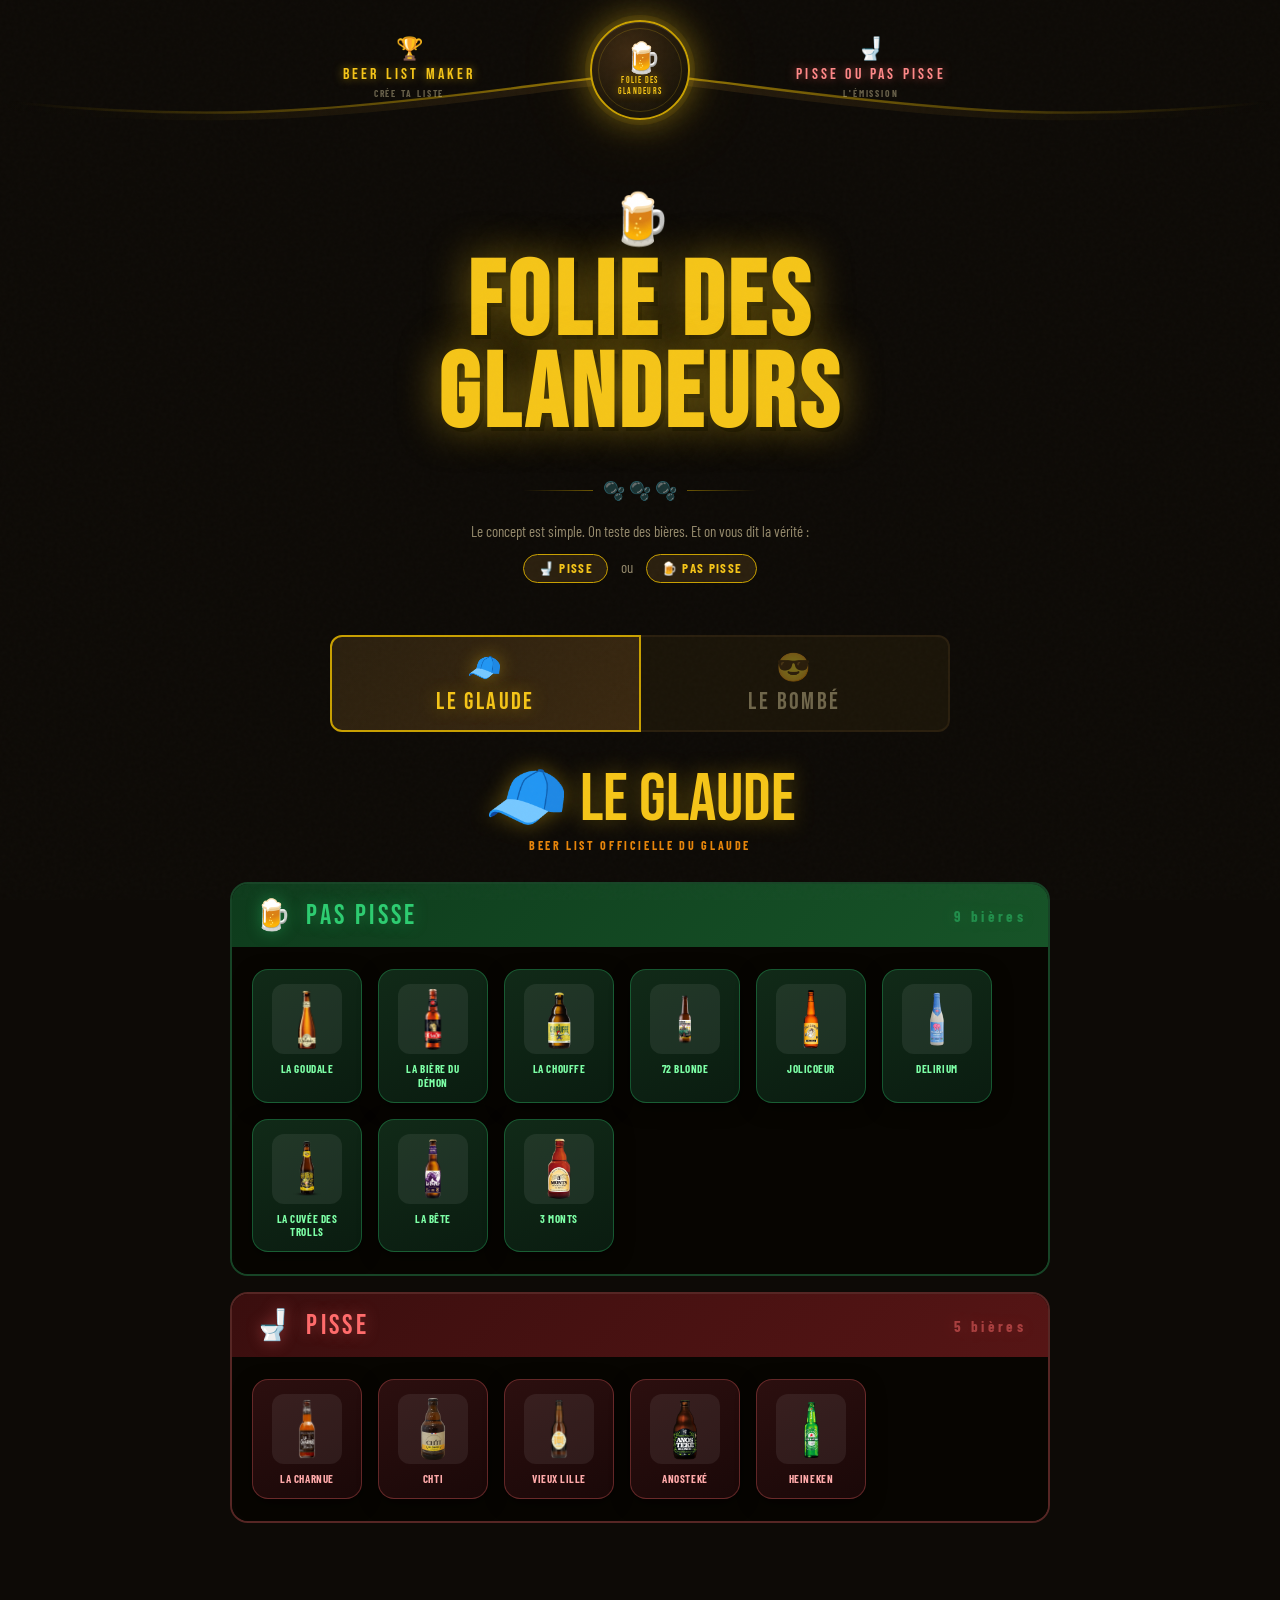
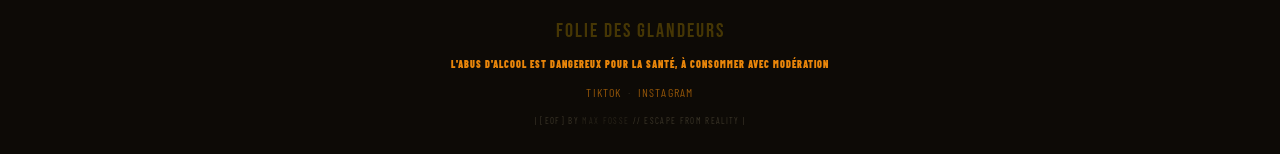
<file: index.html>
<!DOCTYPE html>
<html lang="fr">
<head>
  <meta charset="UTF-8">
  <meta name="viewport" content="width=device-width, initial-scale=1.0">
  
  <!-- ══════════════════════════════════════════
       SEO CORE
  ══════════════════════════════════════════ -->
  <title>Folie Des Glandeurs | Pisse ou Pas Pisse ?</title>
  <meta name="description" content="Le Glaude et Le Bombé testent des bières pour vous. Verdict sans appel : Pisse ou Pas Pisse ? Consultez la Beer List officielle et créez la vôtre avec le Beer List Maker !">
  <meta name="author" content="Folie Des Glandeurs">
  <meta name="robots" content="index, follow, max-snippet:-1, max-image-preview:large, max-video-preview:-1">
  <meta name="theme-color" content="#edfa00">
  <link rel="canonical" href="https://foliedesglandeurs.github.io/">

  <!-- ══════════════════════════════════════════
       OPEN GRAPH
  ══════════════════════════════════════════ -->
  <meta property="og:type" content="website">
  <meta property="og:locale" content="fr_FR">
  <meta property="og:url" content="https://foliedesglandeurs.github.io/">
  <meta property="og:site_name" content="Folie Des Glandeurs">
  <meta property="og:title" content="Folie Des Glandeurs — Pisse ou Pas Pisse ?">
  <meta property="og:description" content="Le Glaude et Le Bombé testent des bières pour vous. Verdict sans appel : Pisse ou Pas Pisse ? Consultez la Beer List officielle et créez la vôtre !">
  <meta property="og:image" content="https://foliedesglandeurs.github.io/images/banner.webp">
  <meta property="og:image:width" content="1200">
  <meta property="og:image:height" content="630">
  <meta property="og:image:alt" content="Logo Folie Des Glandeurs — Pisse ou Pas Pisse ?">

  <!-- ══════════════════════════════════════════
       TWITTER CARD
  ══════════════════════════════════════════ -->
  <meta name="twitter:card" content="summary_large_image">
  <meta name="twitter:title" content="Folie Des Glandeurs — Pisse ou Pas Pisse ?">
  <meta name="twitter:description" content="Le Glaude et Le Bombé testent des bières pour vous. Verdict sans appel : Pisse ou Pas Pisse ? Le concept ultime pour les amateurs de mousse.">
  <meta name="twitter:image" content="https://foliedesglandeurs.github.io/images/banner.webp">
  <meta name="twitter:image:alt" content="Logo Folie Des Glandeurs — Pisse ou Pas Pisse ?">

  <!-- ══════════════════════════════════════════
       STRUCTURED DATA — JSON-LD (SEO avancé)
  ══════════════════════════════════════════ -->
  <script type="application/ld+json">
  {
    "@context": "https://schema.org",
    "@graph": [
      {
        "@type": "Organization",
        "@id": "https://foliedesglandeurs.github.io/#organization",
        "name": "Folie Des Glandeurs",
        "url": "https://foliedesglandeurs.github.io/",
        "logo": "https://foliedesglandeurs.github.io/images/banner.webp",
        "description": "Folie Des Glandeurs : Le Glaude et Le Bombé testent des bières et rendent leur verdict — Pisse ou Pas Pisse ? Classement officiel, émission et Beer List Maker.",
        "knowsAbout": ["Dégustation de bière", "Test bière", "Humour", "Beer List", "TikTok", "Instagram"],
        "sameAs": [
          "https://www.tiktok.com/@foliedesglandeursoff",
          "https://www.instagram.com/foliedesglandeurs"
        ]
      },
      {
        "@type": "WebSite",
        "@id": "https://foliedesglandeurs.github.io/#website",
        "url": "https://foliedesglandeurs.github.io/",
        "name": "Folie Des Glandeurs",
        "description": "Site officiel de Folie Des Glandeurs — Pisse ou Pas Pisse ? Beer List officielle de Le Glaude et Le Bombé.",
        "inLanguage": "fr-FR",
        "publisher": { "@id": "https://foliedesglandeurs.github.io/#organization" }
      },
      {
        "@type": "WebPage",
        "@id": "https://foliedesglandeurs.github.io/#webpage",
        "url": "https://foliedesglandeurs.github.io/",
        "name": "Folie Des Glandeurs | Pisse ou Pas Pisse ?",
        "isPartOf": { "@id": "https://foliedesglandeurs.github.io/#website" },
        "about": { "@id": "https://foliedesglandeurs.github.io/#organization" },
        "description": "Découvrez la Beer List officielle de Le Glaude et Le Bombé. Verdict sans appel sur chaque bière testée : Pisse ou Pas Pisse ?",
        "inLanguage": "fr-FR"
      },
      {
        "@type": "VideoObject",
        "name": "Pisse ou Pas Pisse — L'émission",
        "description": "Le Glaude et Le Bombé testent des bières en direct et rendent leur verdict : Pisse ou Pas Pisse ?",
        "thumbnailUrl": "https://foliedesglandeurs.github.io/images/banner.webp",
        "uploadDate": "2024-01-01",
        "publisher": { "@id": "https://foliedesglandeurs.github.io/#organization" }
      }
    ]
  }
  </script>
  <link href="https://fonts.googleapis.com/css2?family=Bebas+Neue&family=Permanent+Marker&family=Barlow+Condensed:wght@400;600;700;900&display=swap" rel="stylesheet">
  <link rel="stylesheet" href="styles.css">
  <link rel="icon" href="images/logo.webp" type="image/webp">
</head>

<body>
<nav class="fdg-nav">
  <!-- SVG WINGS -->
  <svg class="fdg-nav-svg" viewBox="0 0 820 90" fill="none" xmlns="http://www.w3.org/2000/svg" preserveAspectRatio="xMidYMin meet">
    <!-- LEFT WING -->
    <path
      d="M410 40 C380 40 300 55 200 62 C130 67 60 63 10 58 C6 57.5 4 56 5 54 C6 52 10 52 15 52.5 C65 57 135 61 205 56 C305 49 385 34 410 34 Z"
      fill="url(#wingL)"
      opacity="0.92"
    />
    <!-- RIGHT WING -->
    <path
      d="M410 40 C440 40 520 55 620 62 C690 67 760 63 810 58 C814 57.5 816 56 815 54 C814 52 810 52 805 52.5 C755 57 685 61 615 56 C515 49 435 34 410 34 Z"
      fill="url(#wingR)"
      opacity="0.92"
    />
    <path
      d="M410 35 C380 35 300 50 200 57 C130 62 60 58 10 53"
      stroke="url(#glowL)" stroke-width="1.5" fill="none" opacity="0.7"
    />
    <path
      d="M410 35 C440 35 520 50 620 57 C690 62 760 58 810 53"
      stroke="url(#glowR)" stroke-width="1.5" fill="none" opacity="0.7"
    />
    <defs>
      <linearGradient id="wingL" x1="410" y1="0" x2="0" y2="0" gradientUnits="userSpaceOnUse">
        <stop offset="0%"   stop-color="#2a1f0e"/>
        <stop offset="60%"  stop-color="#1a1408"/>
        <stop offset="100%" stop-color="#0d0a06" stop-opacity="0"/>
      </linearGradient>
      <linearGradient id="wingR" x1="410" y1="0" x2="820" y2="0" gradientUnits="userSpaceOnUse">
        <stop offset="0%"   stop-color="#2a1f0e"/>
        <stop offset="60%"  stop-color="#1a1408"/>
        <stop offset="100%" stop-color="#0d0a06" stop-opacity="0"/>
      </linearGradient>
      <linearGradient id="glowL" x1="410" y1="0" x2="10" y2="0" gradientUnits="userSpaceOnUse">
        <stop offset="0%"   stop-color="#c9a000"/>
        <stop offset="70%"  stop-color="#c9a000" stop-opacity="0.3"/>
        <stop offset="100%" stop-color="#c9a000" stop-opacity="0"/>
      </linearGradient>
      <linearGradient id="glowR" x1="410" y1="0" x2="810" y2="0" gradientUnits="userSpaceOnUse">
        <stop offset="0%"   stop-color="#c9a000"/>
        <stop offset="70%"  stop-color="#c9a000" stop-opacity="0.3"/>
        <stop offset="100%" stop-color="#c9a000" stop-opacity="0"/>
      </linearGradient>
    </defs>
  </svg>
 
  <!-- Beer List Maker -->
  <a href="/beer-list-maker" class="fdg-wing-link left" id="link-tlmaker">
    <div class="wing-inner">
      <span class="wing-icon">🏆</span>
      <span class="wing-label">Beer List Maker</span>
      <span class="wing-sub">Crée ta liste</span>
    </div>
  </a>
 
  <!-- LOGO -->
  <a href="/" class="fdg-logo-btn">
    <span class="logo-emoji">🍺</span>
    <span class="logo-text">FOLIE DES<br>GLANDEURS</span>
  </a>
 
  <!-- Pisse ou Pas Pisse -->
  <a href="/pisse-ou-pas-pisse" class="fdg-wing-link right" id="link-emission">
    <div class="wing-inner">
      <span class="wing-icon">🚽</span>
      <span class="wing-label">Pisse ou Pas Pisse</span>
      <span class="wing-sub">L'émission</span>
    </div>
  </a>
</nav>

<header>
  <span class="header-emoji">🍺</span>
  <h1 class="logo-title">Folie Des<br><span>Glandeurs</span></h1>
</header>

<div class="bubble-sep">🫧 🫧 🫧</div>

<p class="intro">
  Le concept est simple. On teste des bières. Et on vous dit la vérité :
  <br>
  <span class="badge">🚽 Pisse</span> ou <span class="badge">🍺 Pas Pisse</span>
</p>

<div class="tabs" role="tablist" aria-label="Choisir un personnage">
  <button class="tab-btn active" data-tab="glaude" role="tab" aria-selected="true" aria-controls="tier-glaude">
    <span class="avatar">🧢</span>Le Glaude
  </button>
  <button class="tab-btn" data-tab="bombe" role="tab" aria-selected="false" aria-controls="tier-bombe">
    <span class="avatar">😎</span>Le Bombé
  </button>
</div>

<!-- LE GLAUDE -->
<div class="tier-container active" id="tier-glaude" role="tabpanel" aria-labelledby="tab-glaude">
  <div class="tier-header">
    <div class="name">🧢 Le Glaude</div>
    <div class="subtitle">Beer List Officielle du Glaude</div>
  </div>
  <div class="tier-section pas-pisse">
    <div class="tier-section-header">
      <span class="cat-icon">🍺</span> Pas Pisse
      <span class="tier-count" id="glaude-pp-count"></span>
    </div>
    <div class="tier-grid" id="glaude-pp-grid"></div>
  </div>
  <div class="tier-section pisse">
    <div class="tier-section-header">
      <span class="cat-icon">🚽</span> Pisse
      <span class="tier-count" id="glaude-p-count"></span>
    </div>
    <div class="tier-grid" id="glaude-p-grid"></div>
  </div>
</div>

<!-- LE BOMBÉ -->
<div class="tier-container" id="tier-bombe" role="tabpanel" aria-labelledby="tab-bombe">
  <div class="tier-header">
    <div class="name">😎 Le Bombé</div>
    <div class="subtitle">Beer List Officielle du Bombé</div>
  </div>
  <div class="tier-section pas-pisse">
    <div class="tier-section-header">
      <span class="cat-icon">🍺</span> Pas Pisse
      <span class="tier-count" id="bombe-pp-count"></span>
    </div>
    <div class="tier-grid" id="bombe-pp-grid"></div>
  </div>
  <div class="tier-section pisse">
    <div class="tier-section-header">
      <span class="cat-icon">🚽</span> Pisse
      <span class="tier-count" id="bombe-p-count"></span>
    </div>
    <div class="tier-grid" id="bombe-p-grid"></div>
  </div>
</div>

<footer>
  <div class="footer-logo">Folie Des Glandeurs</div>
  <p class="legal-notice">L'abus d'alcool est dangereux pour la santé, à consommer avec modération</p>
  <a href="https://www.tiktok.com/@foliedesglandeursoff?_r=1&_t=ZN-94dSIFWjz3m" target="_blank">TikTok</a> &nbsp;·&nbsp;
  <a href="https://www.instagram.com/foliedesglandeurs?igsh=MXhsZ2gyMXBodjlmdg==" target="_blank">Instagram</a>
  <div class="footer-credit">
    | [EOF] BY <a href="https://maxfosse.fr/" target="_blank">MAX FOSSE</a> // ESCAPE FROM REALITY |
  </div>
</footer>

<button id="back-to-top" title="Remonter en haut" aria-label="Remonter en haut de la page">↑</button>

<script src="utils.js"></script>
<script src="script.js"></script>
<script>console.log("%c[SYSTEM] Welcome to the human race.", "color: #00ff41; font-weight: bold;");</script>
</body>
</html>
</file>
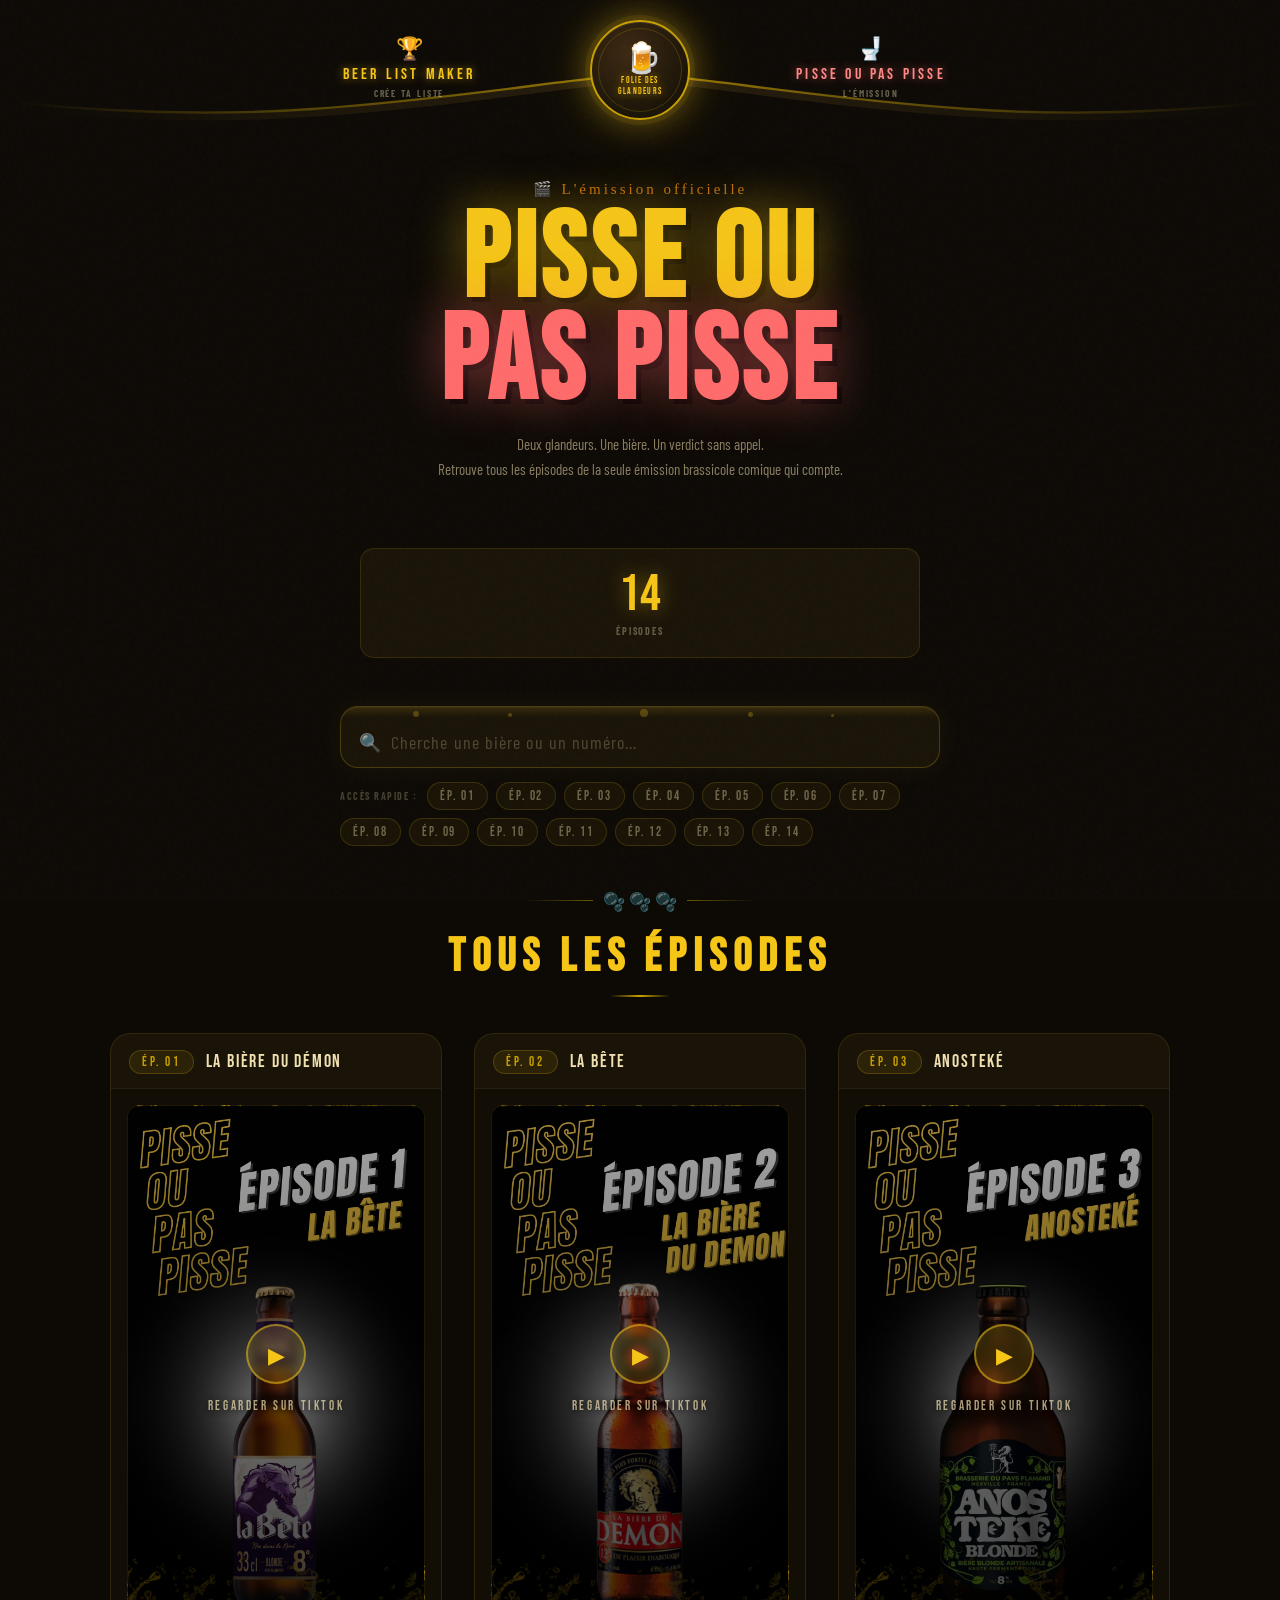
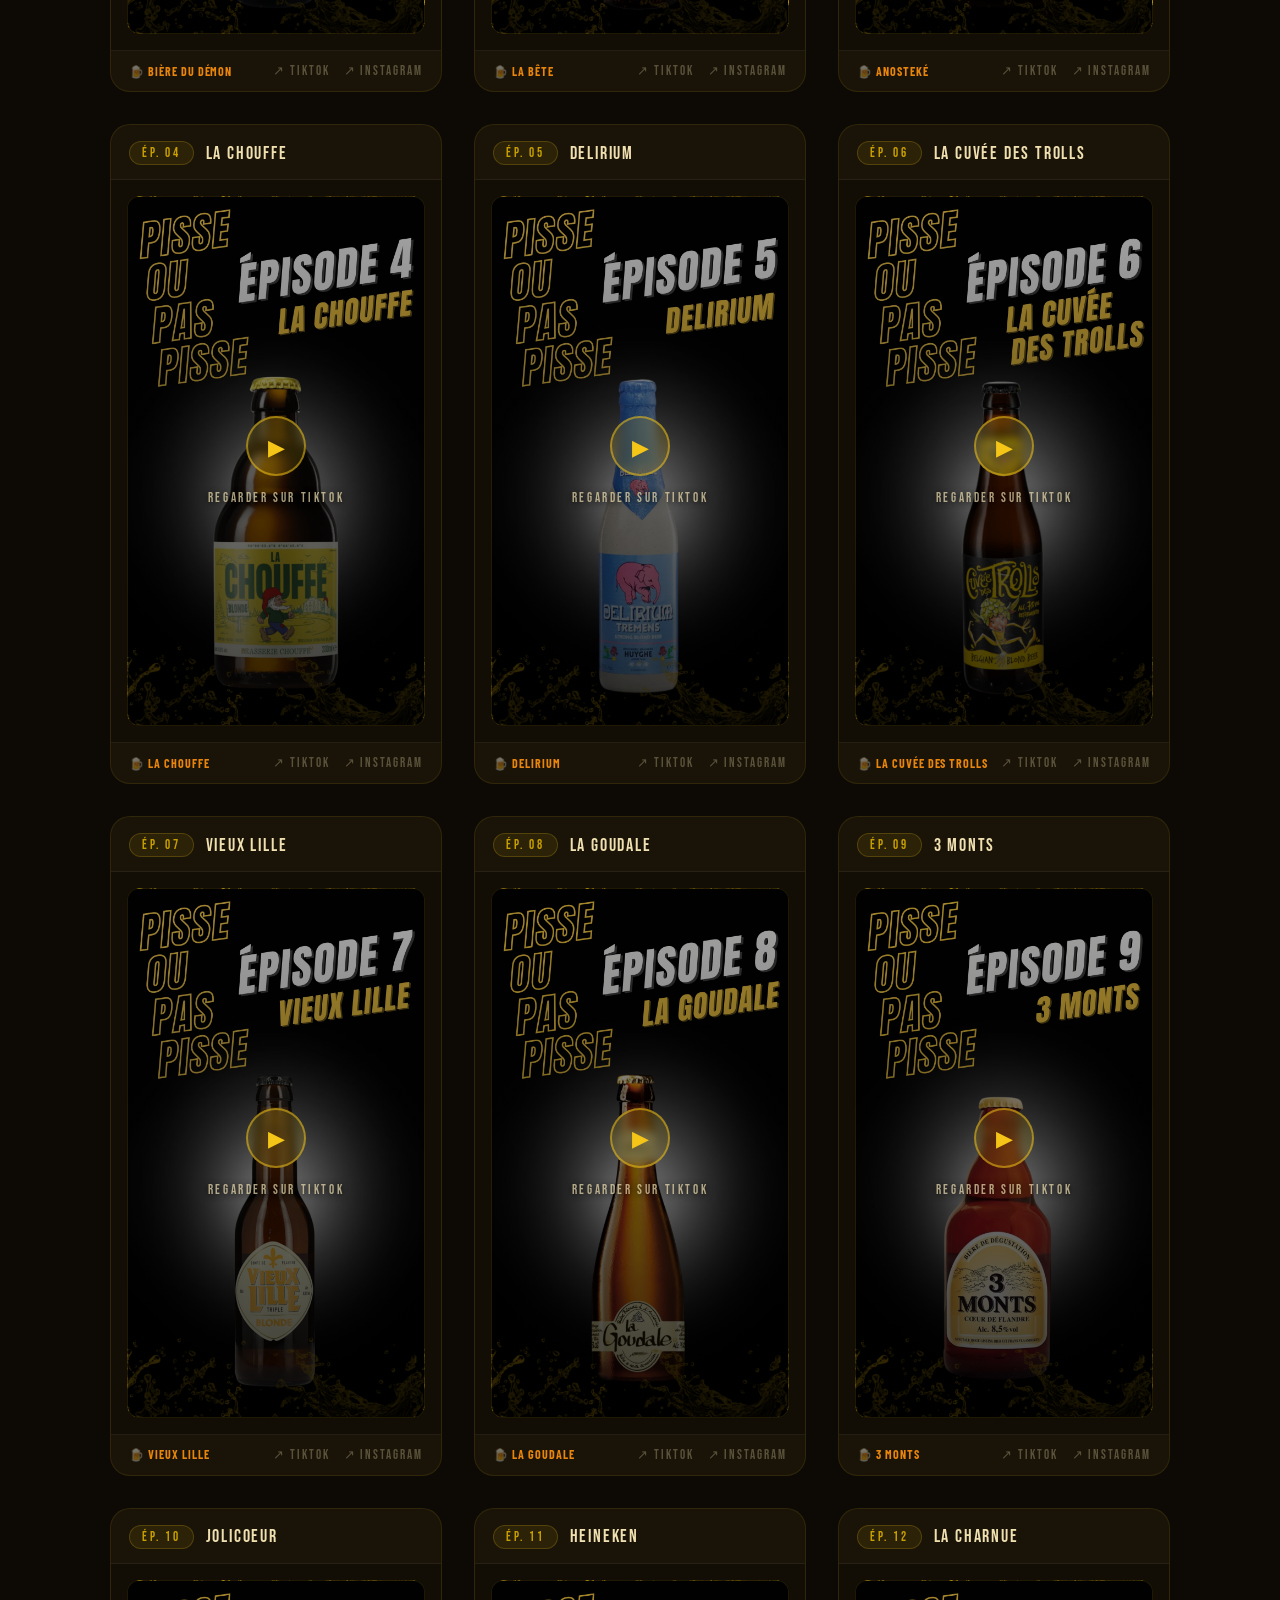
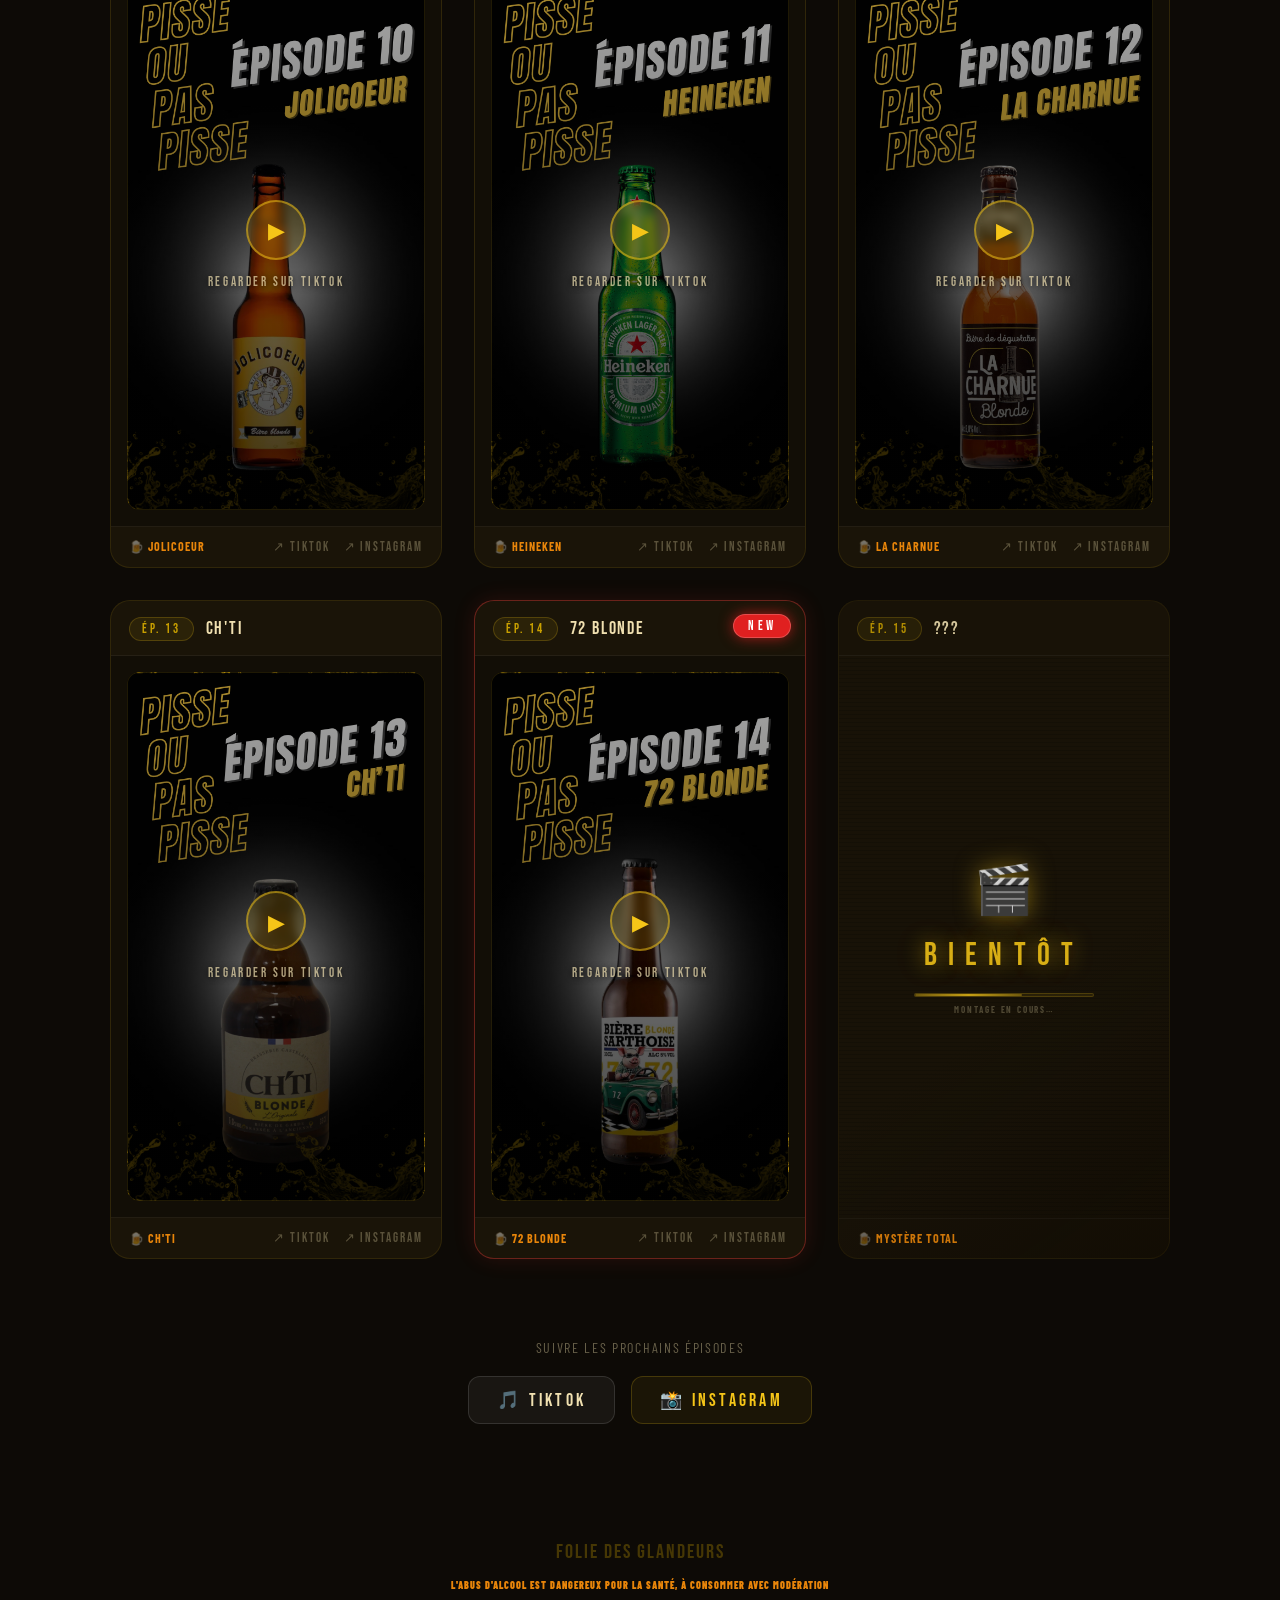
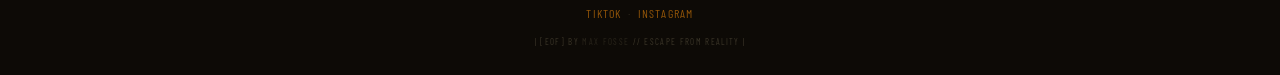
<file: pisse-ou-pas-pisse/index.html>
<!DOCTYPE html>
<html lang="fr">
<head>
  <meta charset="UTF-8">
  <meta name="viewport" content="width=device-width, initial-scale=1.0">
  <title>Pisse ou Pas Pisse</title>
  <link rel="preconnect" href="https://fonts.googleapis.com">
  <link rel="preconnect" href="https://fonts.gstatic.com" crossorigin>
  <link href="https://fonts.googleapis.com/css2?family=Bebas+Neue&family=Permanent+Marker&family=Barlow+Condensed:wght@400;600;700;900&display=swap" rel="stylesheet">
  <link rel="stylesheet" href="/styles.css">
  <link rel="stylesheet" href="style-emission.css">
  <link rel="icon" href="/images/logo.webp" type="image/webp">
</head>

<body>
<nav class="fdg-nav">
  <!-- SVG WINGS -->
  <svg class="fdg-nav-svg" viewBox="0 0 820 90" fill="none" xmlns="http://www.w3.org/2000/svg" preserveAspectRatio="xMidYMin meet">
    <!-- LEFT WING -->
    <path
      d="M410 40 C380 40 300 55 200 62 C130 67 60 63 10 58 C6 57.5 4 56 5 54 C6 52 10 52 15 52.5 C65 57 135 61 205 56 C305 49 385 34 410 34 Z"
      fill="url(#wingL)"
      opacity="0.92"
    />
    <!-- RIGHT WING -->
    <path
      d="M410 40 C440 40 520 55 620 62 C690 67 760 63 810 58 C814 57.5 816 56 815 54 C814 52 810 52 805 52.5 C755 57 685 61 615 56 C515 49 435 34 410 34 Z"
      fill="url(#wingR)"
      opacity="0.92"
    />
    <path
      d="M410 35 C380 35 300 50 200 57 C130 62 60 58 10 53"
      stroke="url(#glowL)" stroke-width="1.5" fill="none" opacity="0.7"
    />
    <path
      d="M410 35 C440 35 520 50 620 57 C690 62 760 58 810 53"
      stroke="url(#glowR)" stroke-width="1.5" fill="none" opacity="0.7"
    />
    <defs>
      <linearGradient id="wingL" x1="410" y1="0" x2="0" y2="0" gradientUnits="userSpaceOnUse">
        <stop offset="0%"   stop-color="#2a1f0e"/>
        <stop offset="60%"  stop-color="#1a1408"/>
        <stop offset="100%" stop-color="#0d0a06" stop-opacity="0"/>
      </linearGradient>
      <linearGradient id="wingR" x1="410" y1="0" x2="820" y2="0" gradientUnits="userSpaceOnUse">
        <stop offset="0%"   stop-color="#2a1f0e"/>
        <stop offset="60%"  stop-color="#1a1408"/>
        <stop offset="100%" stop-color="#0d0a06" stop-opacity="0"/>
      </linearGradient>
      <linearGradient id="glowL" x1="410" y1="0" x2="10" y2="0" gradientUnits="userSpaceOnUse">
        <stop offset="0%"   stop-color="#c9a000"/>
        <stop offset="70%"  stop-color="#c9a000" stop-opacity="0.3"/>
        <stop offset="100%" stop-color="#c9a000" stop-opacity="0"/>
      </linearGradient>
      <linearGradient id="glowR" x1="410" y1="0" x2="810" y2="0" gradientUnits="userSpaceOnUse">
        <stop offset="0%"   stop-color="#c9a000"/>
        <stop offset="70%"  stop-color="#c9a000" stop-opacity="0.3"/>
        <stop offset="100%" stop-color="#c9a000" stop-opacity="0"/>
      </linearGradient>
    </defs>
  </svg>
 
  <!-- Beer List Maker -->
  <a href="/beer-list-maker" class="fdg-wing-link left" id="link-tlmaker">
    <div class="wing-inner">
      <span class="wing-icon">🏆</span>
      <span class="wing-label">Beer List Maker</span>
      <span class="wing-sub">Crée ta liste</span>
    </div>
  </a>
 
  <!-- LOGO -->
  <a href="/" class="fdg-logo-btn">
    <span class="logo-emoji">🍺</span>
    <span class="logo-text">FOLIE DES<br>GLANDEURS</span>
  </a>
 
  <!-- Pisse ou Pas Pisse -->
  <a href="/pisse-ou-pas-pisse" class="fdg-wing-link right" id="link-emission">
    <div class="wing-inner">
      <span class="wing-icon">🚽</span>
      <span class="wing-label">Pisse ou Pas Pisse</span>
      <span class="wing-sub">L'émission</span>
    </div>
  </a>
</nav>


  <div class="emission-hero">
    <span class="hero-label">🎬 L'émission officielle</span>
    <h1 class="hero-title">
      Pisse ou<br><span class="red">Pas Pisse</span>
    </h1>
    <p class="hero-desc">
      Deux glandeurs. Une bière. Un verdict sans appel.<br>
      Retrouve tous les épisodes de la seule émission brassicole comique qui compte.
    </p>
  </div>

  <!-- STATS -->
  <div class="stats-bar">
    <div class="stat-item">
      <span class="stat-num">14</span>
      <span class="stat-label">Épisodes</span>
    </div>
  </div>

  <!-- ══════════════════════════════════════
       BEER FINDER parce que oui, faut chercher sa bière des fois mon glandeur !
  ══════════════════════════════════════ -->
  <div class="beer-finder" id="beerFinder">
    <div class="bf-glass">
      <div class="bf-foam">
        <span class="bf-bubble b1"></span>
        <span class="bf-bubble b2"></span>
        <span class="bf-bubble b3"></span>
        <span class="bf-bubble b4"></span>
        <span class="bf-bubble b5"></span>
      </div>
      <div class="bf-inner">
        <span class="bf-icon">🔍</span>
        <input
          type="text"
          id="bfInput"
          class="bf-input"
          placeholder="Cherche une bière ou un numéro…"
          autocomplete="off"
          spellcheck="false"
        />
        <button class="bf-clear" id="bfClear" aria-label="Effacer">✕</button>
      </div>
    </div>
    <div class="bf-chips" id="bfChips">
      <span class="bf-chips-label">Accès rapide :</span>
      <button class="bf-chip" data-ep="01">ÉP. 01</button>
      <button class="bf-chip" data-ep="02">ÉP. 02</button>
      <button class="bf-chip" data-ep="03">ÉP. 03</button>
      <button class="bf-chip" data-ep="04">ÉP. 04</button>
      <button class="bf-chip" data-ep="05">ÉP. 05</button>
      <button class="bf-chip" data-ep="06">ÉP. 06</button>
      <button class="bf-chip" data-ep="07">ÉP. 07</button>
      <button class="bf-chip" data-ep="08">ÉP. 08</button>
      <button class="bf-chip" data-ep="09">ÉP. 09</button>
      <button class="bf-chip" data-ep="10">ÉP. 10</button>
      <button class="bf-chip" data-ep="11">ÉP. 11</button>
      <button class="bf-chip" data-ep="12">ÉP. 12</button>
      <button class="bf-chip" data-ep="13">ÉP. 13</button>
      <button class="bf-chip" data-ep="14">ÉP. 14</button>
    </div>
    <div class="bf-results-count" id="bfCount"></div>
  </div>

  <div class="bubble-sep">🫧 🫧 🫧</div>

  <!-- EPISODES -->
  <div class="episodes-wrap">
    <h2 class="section-title">Tous les épisodes</h2>

    <div class="episodes-grid">

      <!-- EP 1 -->
      <div class="ep-card">
        <div class="ep-card-header">
          <span class="ep-number">ÉP. 01</span>
          <span class="ep-title">La Bière du Démon</span>
        </div>
        <div class="ep-video">
          <div class="tt-lazy" role="button" tabindex="0" data-video-id="7614227463350127894" data-thumb="/images/episodes/ep01.webp">
            <div class="tt-thumb"><div class="tt-play-btn">▶</div><div class="tt-play-label">Regarder sur TikTok</div></div>
          </div>
        </div>
        <div class="ep-card-footer">
          <span class="ep-beer">🍺 <span>Bière du Démon</span></span>
          <div class="ep-links">
            <a class="ep-tiktok-link" href="https://www.tiktok.com/@foliedesglandeursoff/video/7614227463350127894" target="_blank" rel="noopener noreferrer" aria-label="Voir l'épisode 01 sur TikTok">
              ↗ TikTok
            </a>
            <a class="ep-insta-link" href="https://www.instagram.com/reel/DVjg_5wjPld/?igsh=Nmh1bmdyYWY3OWd1" target="_blank" rel="noopener noreferrer" aria-label="Voir l'épisode 01 sur Instagram">
              ↗ Instagram
            </a>
          </div>
        </div>
      </div>

      <!-- EP 2 -->
      <div class="ep-card">
        <div class="ep-card-header">
          <span class="ep-number">ÉP. 02</span>
          <span class="ep-title">La Bête</span>
        </div>
        <div class="ep-video">
          <div class="tt-lazy" role="button" tabindex="0" data-video-id="7616084041120369942" data-thumb="/images/episodes/ep02.webp">
            <div class="tt-thumb"><div class="tt-play-btn">▶</div><div class="tt-play-label">Regarder sur TikTok</div></div>
          </div>
        </div>
        <div class="ep-card-footer">
          <span class="ep-beer">🍺 <span>La Bête</span></span>
          <div class="ep-links">
            <a class="ep-tiktok-link" href="https://www.tiktok.com/@foliedesglandeursoff/video/7616084041120369942" target="_blank" rel="noopener noreferrer" aria-label="Voir l'épisode 02 sur TikTok">
              ↗ TikTok
            </a>
            <a class="ep-insta-link" href="https://www.instagram.com/reel/DVwZGtQjG4J/?igsh=MWE1NmVmeDFvZTQwYw==" target="_blank" rel="noopener noreferrer" aria-label="Voir l'épisode 02 sur Instagram">
              ↗ Instagram
            </a>
          </div>
        </div>
      </div>

      <!-- EP 3 -->
      <div class="ep-card">
        <div class="ep-card-header">
          <span class="ep-number">ÉP. 03</span>
          <span class="ep-title">Anosteké</span>
        </div>
        <div class="ep-video">
          <div class="tt-lazy" role="button" tabindex="0" data-video-id="7617171636118129942" data-thumb="/images/episodes/ep03.webp">
            <div class="tt-thumb"><div class="tt-play-btn">▶</div><div class="tt-play-label">Regarder sur TikTok</div></div>
          </div>
        </div>
        <div class="ep-card-footer">
          <span class="ep-beer">🍺 <span>Anosteké</span></span>
          <div class="ep-links">
            <a class="ep-tiktok-link" href="https://www.tiktok.com/@foliedesglandeursoff/video/7617171636118129942" target="_blank" rel="noopener noreferrer" aria-label="Voir l'épisode 03 sur TikTok">
              ↗ TikTok
            </a>
            <a class="ep-insta-link" href="https://www.instagram.com/reel/DV38d_jDCdu/?igsh=NWNxMjdsMmNmMnli" target="_blank" rel="noopener noreferrer" aria-label="Voir l'épisode 03 sur Instagram">
              ↗ Instagram
            </a>
          </div>
        </div>
      </div>

      <!-- EP 4 -->
      <div class="ep-card">
        <div class="ep-card-header">
          <span class="ep-number">ÉP. 04</span>
          <span class="ep-title">La Chouffe</span>
        </div>
        <div class="ep-video">
          <div class="tt-lazy" role="button" tabindex="0" data-video-id="7618657882560630038" data-thumb="/images/episodes/ep04.webp">
            <div class="tt-thumb"><div class="tt-play-btn">▶</div><div class="tt-play-label">Regarder sur TikTok</div></div>
          </div>
        </div>
        <div class="ep-card-footer">
          <span class="ep-beer">🍺 <span>La Chouffe</span></span>
          <div class="ep-links">
            <a class="ep-tiktok-link" href="https://www.tiktok.com/@foliedesglandeursoff/video/7618657882560630038" target="_blank" rel="noopener noreferrer" aria-label="Voir l'épisode 04 sur TikTok">
              ↗ TikTok
            </a>
            <a class="ep-insta-link" href="https://www.instagram.com/reel/DWCQsKMDKar/?igsh=MWxhaTJpajV5b3dmOQ==" target="_blank" rel="noopener noreferrer" aria-label="Voir l'épisode 04 sur Instagram">
              ↗ Instagram
            </a>
          </div>
        </div>
      </div>

      <!-- EP 5 -->
      <div class="ep-card">
        <div class="ep-card-header">
          <span class="ep-number">ÉP. 05</span>
          <span class="ep-title">Delirium</span>
        </div>
        <div class="ep-video">
          <div class="tt-lazy" role="button" tabindex="0" data-video-id="7619420392163314946" data-thumb="/images/episodes/ep05.webp">
            <div class="tt-thumb"><div class="tt-play-btn">▶</div><div class="tt-play-label">Regarder sur TikTok</div></div>
          </div>
        </div>
        <div class="ep-card-footer">
          <span class="ep-beer">🍺 <span>Delirium</span></span>
          <div class="ep-links">
            <a class="ep-tiktok-link" href="https://www.tiktok.com/@foliedesglandeursoff/video/7619420392163314946" target="_blank" rel="noopener noreferrer" aria-label="Voir l'épisode 05 sur TikTok">
              ↗ TikTok
            </a>
            <a class="ep-insta-link" href="https://www.instagram.com/reels/DWHkHiAihL4/" target="_blank" rel="noopener noreferrer" aria-label="Voir l'épisode 05 sur Instagram">
              ↗ Instagram
            </a>
          </div>
        </div>
      </div>

      <!-- EP 6 -->
      <div class="ep-card">
        <div class="ep-card-header">
          <span class="ep-number">ÉP. 06</span>
          <span class="ep-title">La Cuvée des Trolls</span>
        </div>
        <div class="ep-video">
          <div class="tt-lazy" role="button" tabindex="0" data-video-id="7621274703574912278" data-thumb="/images/episodes/ep06.webp">
            <div class="tt-thumb"><div class="tt-play-btn">▶</div><div class="tt-play-label">Regarder sur TikTok</div></div>
          </div>
        </div>
        <div class="ep-card-footer">
          <span class="ep-beer">🍺 <span>La Cuvée des Trolls</span></span>
          <div class="ep-links">
            <a class="ep-tiktok-link" href="https://www.tiktok.com/@foliedesglandeursoff/video/7621274703574912278" target="_blank" rel="noopener noreferrer" aria-label="Voir l'épisode 06 sur TikTok">
              ↗ TikTok
            </a>
            <a class="ep-insta-link" href="https://www.instagram.com/reel/DWUauuKDHGH/?utm_source=ig_web_copy_link&igsh=MzRlODBiNWFlZA==" target="_blank" rel="noopener noreferrer" aria-label="Voir l'épisode 06 sur Instagram">
              ↗ Instagram
            </a>
          </div>
        </div>
      </div>

      <!-- EP 7 -->
      <div class="ep-card">
        <div class="ep-card-header">
          <span class="ep-number">ÉP. 07</span>
          <span class="ep-title">Vieux Lille</span>
        </div>
        <div class="ep-video">
          <div class="tt-lazy" role="button" tabindex="0" data-video-id="7622373877695614210" data-thumb="/images/episodes/ep07.webp">
            <div class="tt-thumb"><div class="tt-play-btn">▶</div><div class="tt-play-label">Regarder sur TikTok</div></div>
          </div>
        </div>
        <div class="ep-card-footer">
          <span class="ep-beer">🍺 <span>Vieux Lille</span></span>
          <div class="ep-links">
            <a class="ep-tiktok-link" href="https://www.tiktok.com/@foliedesglandeursoff/video/7622373877695614210" target="_blank" rel="noopener noreferrer" aria-label="Voir l'épisode 07 sur TikTok">
              ↗ TikTok
            </a>
            <a class="ep-insta-link" href="https://www.instagram.com/reel/DWcAMstDAz6/?utm_source=ig_web_copy_link&igsh=MzRlODBiNWFlZA==" target="_blank" rel="noopener noreferrer" aria-label="Voir l'épisode 07 sur Instagram">
              ↗ Instagram
            </a>
          </div>
        </div>
      </div>

      <!-- EP 8 -->
      <div class="ep-card">
        <div class="ep-card-header">
          <span class="ep-number">ÉP. 08</span>
          <span class="ep-title">La Goudale</span>
        </div>
        <div class="ep-video">
          <div class="tt-lazy" role="button" tabindex="0" data-video-id="7623880110059343126" data-thumb="/images/episodes/ep08.webp">
            <div class="tt-thumb"><div class="tt-play-btn">▶</div><div class="tt-play-label">Regarder sur TikTok</div></div>
          </div>
        </div>
        <div class="ep-card-footer">
          <span class="ep-beer">🍺 <span>La Goudale</span></span>
          <div class="ep-links">
            <a class="ep-tiktok-link" href="https://www.tiktok.com/@foliedesglandeursoff/video/7623880110059343126" target="_blank" rel="noopener noreferrer" aria-label="Voir l'épisode 08 sur TikTok">
              ↗ TikTok
            </a>
            <a class="ep-insta-link" href="https://www.instagram.com/reel/DWmf8uFjCis/?utm_source=ig_web_copy_link&igsh=MzRlODBiNWFlZA==" target="_blank" rel="noopener noreferrer" aria-label="Voir l'épisode 08 sur Instagram">
              ↗ Instagram
            </a>
          </div>
        </div>
      </div>

      <!-- EP 9 -->
      <div class="ep-card">
        <div class="ep-card-header">
          <span class="ep-number">ÉP. 09</span>
          <span class="ep-title">3 Monts</span>
        </div>
        <div class="ep-video">
          <div class="tt-lazy" role="button" tabindex="0" data-video-id="7625657231232617750" data-thumb="/images/episodes/ep09.webp">
            <div class="tt-thumb"><div class="tt-play-btn">▶</div><div class="tt-play-label">Regarder sur TikTok</div></div>
          </div>
        </div>
        <div class="ep-card-footer">
          <span class="ep-beer">🍺 <span>3 Monts</span></span>
          <div class="ep-links">
            <a class="ep-tiktok-link" href="https://www.tiktok.com/@foliedesglandeursoff/video/7625657231232617750" target="_blank" rel="noopener noreferrer" aria-label="Voir l'épisode 09 sur TikTok">
              ↗ TikTok
            </a>
            <a class="ep-insta-link" href="https://www.instagram.com/reel/DWy1CTMDDYn/?utm_source=ig_web_copy_link&igsh=MzRlODBiNWFlZA==" target="_blank" rel="noopener noreferrer" aria-label="Voir l'épisode 09 sur Instagram">
              ↗ Instagram
            </a>
          </div>
        </div>
      </div>

      <!-- EP 10 -->
      <div class="ep-card">
        <div class="ep-card-header">
          <span class="ep-number">ÉP. 10</span>
          <span class="ep-title">JoliCoeur</span>
        </div>
        <div class="ep-video">
          <div class="tt-lazy" role="button" tabindex="0" data-video-id="7626443713308413206" data-thumb="/images/episodes/ep10.webp">
            <div class="tt-thumb"><div class="tt-play-btn">▶</div><div class="tt-play-label">Regarder sur TikTok</div></div>
          </div>
        </div>
        <div class="ep-card-footer">
          <span class="ep-beer">🍺 <span>JoliCoeur</span></span>
          <div class="ep-links">
            <a class="ep-tiktok-link" href="https://www.tiktok.com/@foliedesglandeursoff/video/7626443713308413206" target="_blank" rel="noopener noreferrer" aria-label="Voir l'épisode 10 sur TikTok">
              ↗ TikTok
            </a>
            <a class="ep-insta-link" href="https://www.instagram.com/reel/DW4SJkgDEGX/?utm_source=ig_web_copy_link&igsh=MzRlODBiNWFlZA==" target="_blank" rel="noopener noreferrer" aria-label="Voir l'épisode 10 sur Instagram">
              ↗ Instagram
            </a>
          </div>
        </div>
      </div>

      <!-- EP 11 -->
      <div class="ep-card">
        <div class="ep-card-header">
          <span class="ep-number">ÉP. 11</span>
          <span class="ep-title">Heineken</span>
        </div>
        <div class="ep-video">
          <div class="tt-lazy" role="button" tabindex="0" data-video-id="7627533556142591254" data-thumb="/images/episodes/ep11.webp">
            <div class="tt-thumb"><div class="tt-play-btn">▶</div><div class="tt-play-label">Regarder sur TikTok</div></div>
          </div>
        </div>
        <div class="ep-card-footer">
          <span class="ep-beer">🍺 <span>Heineken</span></span>
          <div class="ep-links">
            <a class="ep-tiktok-link" href="https://www.tiktok.com/@foliedesglandeursoff/video/7627533556142591254" target="_blank" rel="noopener noreferrer" aria-label="Voir l'épisode 11 sur TikTok">
              ↗ TikTok
            </a>
            <a class="ep-insta-link" href="https://www.instagram.com/reel/DW_2HP6jOgr/?utm_source=ig_web_copy_link&igsh=MzRlODBiNWFlZA==" target="_blank" rel="noopener noreferrer" aria-label="Voir l'épisode 11 sur Instagram">
              ↗ Instagram
            </a>
          </div>
        </div>
      </div>

      <!-- EP 12 -->
      <div class="ep-card">
        <div class="ep-card-header">
          <span class="ep-number">ÉP. 12</span>
          <span class="ep-title">La Charnue</span>
        </div>
        <div class="ep-video">
          <div class="tt-lazy" role="button" tabindex="0" data-video-id="7628664276781141270" data-thumb="/images/episodes/ep12.webp">
            <div class="tt-thumb"><div class="tt-play-btn">▶</div><div class="tt-play-label">Regarder sur TikTok</div></div>
          </div>
        </div>
        <div class="ep-card-footer">
          <span class="ep-beer">🍺 <span>La Charnue</span></span>
          <div class="ep-links">
            <a class="ep-tiktok-link" href="https://www.tiktok.com/@foliedesglandeursoff/video/7628664276781141270" target="_blank" rel="noopener noreferrer" aria-label="Voir l'épisode 12 sur TikTok">
              ↗ TikTok
            </a>
            <a class="ep-insta-link" href="https://www.instagram.com/reel/DXHsYahjETk/?utm_source=ig_web_copy_link&igsh=MzRlODBiNWFlZA==" target="_blank" rel="noopener noreferrer" aria-label="Voir l'épisode 12 sur Instagram">
              ↗ Instagram
            </a>
          </div>
        </div>
      </div>

      <!-- EP 13 -->
      <div class="ep-card">
        <div class="ep-card-header">
          <span class="ep-number">ÉP. 13</span>
          <span class="ep-title">Ch'ti</span>
        </div>
        <div class="ep-video">
          <div class="tt-lazy" role="button" tabindex="0" data-video-id="7630150525790555415" data-thumb="/images/episodes/ep13.webp">
            <div class="tt-thumb"><div class="tt-play-btn">▶</div><div class="tt-play-label">Regarder sur TikTok</div></div>
          </div>
        </div>
        <div class="ep-card-footer">
          <span class="ep-beer">🍺 <span>Ch'ti</span></span>
          <div class="ep-links">
            <a class="ep-tiktok-link" href="https://www.tiktok.com/@foliedesglandeursoff/video/7630150525790555415" target="_blank" rel="noopener noreferrer" aria-label="Voir l'épisode 13 sur TikTok">
              ↗ TikTok
            </a>
            <a class="ep-insta-link" href="https://www.instagram.com/reel/DXSAPzLjKkd/?utm_source=ig_web_copy_link&igsh=MzRlODBiNWFlZA==" target="_blank" rel="noopener noreferrer" aria-label="Voir l'épisode 13 sur Instagram">
              ↗ Instagram
            </a>
          </div>
        </div>
      </div>

      <!-- EP 14 -->
      <div class="ep-card ep-latest">
        <span class="ep-new-badge">NEW</span>
        <div class="ep-card-header">
          <span class="ep-number">ÉP. 14</span>
          <span class="ep-title">72 Blonde</span>
        </div>
        <div class="ep-video">
          <div class="tt-lazy" role="button" tabindex="0" data-video-id="7632387390761471255" data-thumb="/images/episodes/ep14.webp">
            <div class="tt-thumb"><div class="tt-play-btn">▶</div><div class="tt-play-label">Regarder sur TikTok</div></div>
          </div>
        </div>
        <div class="ep-card-footer">
          <span class="ep-beer">🍺 <span>72 Blonde</span></span>
          <div class="ep-links">
            <a class="ep-tiktok-link" href="https://www.tiktok.com/@foliedesglandeursoff/video/7632387390761471255" target="_blank" rel="noopener noreferrer" aria-label="Voir l'épisode 14 sur TikTok">
              ↗ TikTok
            </a>
            <a class="ep-insta-link" href="https://www.instagram.com/reel/DXSAPzLjKkd/?utm_source=ig_web_copy_link&igsh=MzRlODBiNWFlZA==" target="_blank" rel="noopener noreferrer" aria-label="Voir l'épisode 14 sur Instagram">
              ↗ Instagram
            </a>
          </div>
        </div>
      </div>

      <!-- EP COMING SOON -->
      <div class="ep-card coming-soon">
        <div class="ep-card-header">
          <span class="ep-number">ÉP. 15</span>
          <span class="ep-title cs-title-glitch" data-text="???">???</span>
        </div>
        <div class="ep-coming-soon">
          <div class="cs-scanlines"></div>
          <div class="cs-static-noise"></div>
          <span class="cs-icon">🎬</span>
          <span class="cs-text">BIENTÔT</span>
          <div class="cs-bar-wrap">
            <div class="cs-bar-track">
              <div class="cs-bar-fill"></div>
            </div>
            <span class="cs-bar-label">MONTAGE EN COURS…</span>
          </div>
        </div>
        <div class="ep-card-footer">
          <span class="ep-beer">🍺 <span>Mystère total</span></span>
        </div>
      </div>
    </div>
  </div>
  <div class="cta-section">
    <p class="cta-text">Suivre les prochains épisodes</p>
    <div class="cta-links">
      <a class="cta-btn tiktok" href="https://www.tiktok.com/@foliedesglandeursoff" target="_blank" rel="noopener noreferrer" aria-label="Suivre Folie Des Glandeurs sur TikTok">
        🎵 TikTok
      </a>
      <a class="cta-btn insta" href="https://www.instagram.com/foliedesglandeurs?igsh=MXhsZ2gyMXBodjlmdg==" target="_blank" rel="noopener noreferrer" aria-label="Suivre Folie Des Glandeurs sur Instagram">
        📸 Instagram
      </a>
    </div>
  </div>

  <footer>
    <div class="footer-logo">Folie Des Glandeurs</div>
    <p class="legal-notice">L'abus d'alcool est dangereux pour la santé, à consommer avec modération</p>
    <a href="https://www.tiktok.com/@foliedesglandeursoff?_r=1&_t=ZN-94dSIFWjz3m" target="_blank">TikTok</a> &nbsp;·&nbsp;
    <a href="https://www.instagram.com/foliedesglandeurs?igsh=MXhsZ2gyMXBodjlmdg==" target="_blank">Instagram</a>
    <div class="footer-credit">
      | [EOF] BY <a href="https://maxfosse.github.io/" target="_blank">MAX FOSSE</a> // ESCAPE FROM REALITY |
    </div>
  </footer>

  <button id="back-to-top" title="Remonter en haut">↑</button>
  <script src="/utils.js"></script>
  <script>
    /* ══════════════════════════════
       TIKTOK LAZY LOADER
    ══════════════════════════════ */
    (function () {

      // ── Miniatures locales ─────────────────
      document.querySelectorAll('.tt-lazy').forEach(function (el) {
        const thumb = el.dataset.thumb;
        if (!thumb) return;
        const thumbEl = el.querySelector('.tt-thumb');
        if (!thumbEl) return;
        const img = new Image();
        img.onload = function () {
          thumbEl.style.backgroundImage = `url(${thumb})`;
          thumbEl.style.backgroundSize = 'cover';
          thumbEl.style.backgroundPosition = 'center';
          thumbEl.classList.add('has-thumb');
        };
        img.src = thumb;
      });

      // ── Clic → iframe TikTok ─────────────────────
      document.querySelectorAll('.tt-lazy').forEach(function (el) {
        el.addEventListener('click', function () {
          const videoId = el.dataset.videoId;
          if (!videoId || el.classList.contains('tt-loaded')) return;

          el.classList.add('tt-loaded');

          const iframe = document.createElement('iframe');
          iframe.src = `https://www.tiktok.com/embed/v2/${videoId}`;
          iframe.allowFullscreen = true;
          iframe.allow = 'autoplay; clipboard-write; encrypted-media; picture-in-picture';
          iframe.style.cssText = 'width:100%;max-width:320px;height:100%;min-height:560px;border:none;border-radius:8px;';
          iframe.setAttribute('loading', 'lazy');
          iframe.setAttribute('title', 'Lecteur vidéo TikTok – Pisse ou Pas Pisse');

          el.innerHTML = '';
          el.appendChild(iframe);
        });
      });

    })();
      // ── Accessibilité clavier ─────────────────────
      document.querySelectorAll('.tt-lazy').forEach(function (el) {
        el.addEventListener('keydown', function (e) {
          if (e.key === 'Enter' || e.key === ' ') {
            e.preventDefault();
            el.click();
          }
        });
      });

    /* ══════════════════════════════
       BEER FINDER
    ══════════════════════════════ */
    (function () {
      const input   = document.getElementById('bfInput');
      const btnClear = document.getElementById('bfClear');
      const chips   = document.querySelectorAll('.bf-chip');
      const count   = document.getElementById('bfCount');
      const grid    = document.querySelector('.episodes-grid');

      let emptyMsg = document.createElement('div');
      emptyMsg.className = 'bf-empty';
      emptyMsg.innerHTML = '🍺 Aucune bière trouvée… T\'es sûr que c\'est dans la liste ?';
      emptyMsg.style.display = 'none';
      grid.parentNode.insertBefore(emptyMsg, grid.nextSibling);

      function normalize(str) {
        return str.toLowerCase()
          .normalize('NFD').replace(/[\u0300-\u036f]/g, '')
          .replace(/[^a-z0-9\s]/g, '').trim();
      }

      function filter(query) {
        const q = normalize(query);
        const cards = document.querySelectorAll('.ep-card');
        let visible = 0;

        cards.forEach(card => {
          if (card.classList.contains('coming-soon')) {
            card.style.display = q ? 'none' : '';
            return;
          }
          const epNum  = normalize(card.querySelector('.ep-number')?.textContent || '');
          const epTitle = normalize(card.querySelector('.ep-title')?.textContent || '');
          const beerSpan = card.querySelector('.ep-beer span');
          const beer   = normalize(beerSpan?.textContent || '');

          const match = !q || epNum.includes(q) || epTitle.includes(q) || beer.includes(q);

          if (match) {
            card.style.display = '';
            card.classList.remove('bf-hidden');
            visible++;
          } else {
            card.style.display = 'none';
            card.classList.add('bf-hidden');
          }
        });

        chips.forEach(chip => {
          chip.classList.toggle('active', q && normalize(chip.textContent).includes(q));
        });

        if (q) {
          count.textContent = visible === 0
            ? '' 
            : visible === 1
            ? '1 épisode trouvé'
            : `${visible} épisodes trouvés`;
          count.style.display = 'block';
        } else {
          count.style.display = 'none';
        }

        emptyMsg.style.display = visible === 0 && q ? 'block' : 'none';
        btnClear.style.display = q ? 'flex' : 'none';
      }

      input.addEventListener('input', () => filter(input.value));

      btnClear.addEventListener('click', () => {
        input.value = '';
        filter('');
        input.focus();
      });

      chips.forEach(chip => {
        chip.addEventListener('click', () => {
          const epNum = chip.dataset.ep;
          if (input.value === epNum) {
            input.value = '';
            filter('');
          } else {
            input.value = epNum;
            filter(epNum);
            const target = document.querySelector(`.ep-card:not(.bf-hidden)`);
            if (target) target.scrollIntoView({ behavior: 'smooth', block: 'center' });
          }
        });
      });

      btnClear.style.display = 'none';
      count.style.display = 'none';
    })();
  </script>

</body>
</html>
</file>
<file: styles.css>
/* ═══════════════════════════════════════════════
   VARIABLES GLOBALES
   (la palette couleur)
═══════════════════════════════════════════════ */
:root {
    --gold: #f5c518;
    --gold-dark: #c9a000;
    --amber: #e8850a;
    --pas-pisse: #1a8c3c;
    --pas-pisse-light: #2ecc71;
    --pisse-light: #ff6b6b;
    --dark: #0d0a06;
    --dark-2: #1a1408;
    --dark-3: #2a1f0e;
    --text: #f0e0b0;
  }

/* ═══════════════════════════════════════════════
   RESET & BASE
   (pratique)
═══════════════════════════════════════════════ */
  * { margin: 0; padding: 0; box-sizing: border-box; }

/* ═══════════════════════════════════════════════
   SCROLLBAR CUSTOM 
   (ouais je me suis même fait chier à faire ça, c'est pas trop la classe ?)
═══════════════════════════════════════════════ */
  ::-webkit-scrollbar { width: 8px; }
  ::-webkit-scrollbar-track {
    background: var(--dark-2);
    border-left: 1px solid rgba(201,160,0,0.08);
  }
  ::-webkit-scrollbar-thumb {
    background: linear-gradient(180deg, var(--gold-dark), #7a5e00);
    border-radius: 100px;
    border: 2px solid var(--dark-2);
    box-shadow: 0 0 8px rgba(245,197,24,0.3);
  }
  ::-webkit-scrollbar-thumb:hover {
    background: linear-gradient(180deg, var(--gold), var(--gold-dark));
    box-shadow: 0 0 14px rgba(245,197,24,0.55);
  }
  * { scrollbar-width: thin; scrollbar-color: var(--gold-dark) var(--dark-2); }

/* ═══════════════════════════════════════════════
   BODY
   (le fond de cave dans lequel on teste les bières grosso merdo)
═══════════════════════════════════════════════ */
  body {
    background-color: var(--dark);
    color: var(--text);
    font-family: 'Barlow Condensed', sans-serif;
    min-height: 100vh;
    overflow-x: hidden;
  }

  /* Grain de bruit */
  body::before {
    content: '';
    position: fixed; inset: 0;
    background-image: url("data:image/svg+xml,%3Csvg viewBox='0 0 256 256' xmlns='http://www.w3.org/2000/svg'%3E%3Cfilter id='n'%3E%3CfeTurbulence type='fractalNoise' baseFrequency='0.9' numOctaves='4' stitchTiles='stitch'/%3E%3C/filter%3E%3Crect width='100%25' height='100%25' filter='url(%23n)' opacity='0.04'/%3E%3C/svg%3E");
    pointer-events: none; z-index: 999; opacity: 0.55;
  }

/* ═══════════════════════════════════════════════
   HEADER
═══════════════════════════════════════════════ */
  header { text-align: center; padding: 56px 20px 20px; }

  .header-emoji {
    font-size: clamp(28px, 5vw, 50px);
    display: block; margin-bottom: 10px;
    animation: sway 3s ease-in-out infinite;
  }

  /* Elle se balance comme Le Bombé après sa 5ème pinte */
  @keyframes sway {
    0%, 100% { transform: rotate(-5deg); }
    50%       { transform: rotate(5deg);  }
  }

  .logo-title {
    font-family: 'Bebas Neue', sans-serif;
    font-size: clamp(48px, 11vw, 104px);
    letter-spacing: 0.04em; line-height: 0.88;
    color: var(--gold);
    text-shadow: 0 0 40px rgba(245,197,24,0.5), 4px 4px 0 rgba(0,0,0,0.9);
  }

/* ═══════════════════════════════════════════════
   SÉPARATEUR À BULLES (jsp pourquoi j'ai fait ça honnêtement, mais c'est pas trop mauvais en vrai)
═══════════════════════════════════════════════ */
  .bubble-sep {
    display: flex; justify-content: center; align-items: center; gap: 10px;
    margin: 18px auto; font-size: 18px; opacity: 0.5;
  }
  .bubble-sep::before, .bubble-sep::after { content: ''; height: 1px; width: 70px; }
  .bubble-sep::before { background: linear-gradient(90deg, transparent, var(--gold-dark)); }
  .bubble-sep::after  { background: linear-gradient(90deg, var(--gold-dark), transparent); }

/* ═══════════════════════════════════════════════
   INTRO & BADGE 
   (simple, efficace, comme une bonne pinte de blonde en début de soirée)
═══════════════════════════════════════════════ */
  .intro {
    text-align: center; max-width: 520px; margin: 0 auto 42px;
    padding: 0 20px; font-size: 15px; line-height: 1.65;
    color: rgba(240,224,176,0.6);
  }

  .badge {
    display: inline-block; background: var(--dark-3);
    border: 1px solid var(--gold-dark); border-radius: 100px;
    padding: 3px 14px; font-size: 13px; font-weight: 700;
    letter-spacing: 0.1em; color: var(--gold); margin: 10px; text-transform: uppercase;
  }

/* ═══════════════════════════════════════════════
   ONGLETS (Glaude, Bombé tu connais)
═══════════════════════════════════════════════ */
  .tabs {
    display: flex; justify-content: center;
    margin: 0 auto 34px; max-width: 660px; padding: 0 20px;
  }

  .tab-btn {
    flex: 1; padding: 14px 16px;
    background: var(--dark-2); border: 2px solid var(--dark-3);
    color: rgba(240,224,176,0.4);
    font-family: 'Bebas Neue', sans-serif; font-size: 24px; letter-spacing: 0.1em;
    cursor: pointer; transition: all 0.22s ease;
  }

  .tab-btn:first-child { border-radius: 12px 0 0 12px; }
  .tab-btn:last-child  { border-radius: 0 12px 12px 0; margin-left: -2px; }

  .tab-btn.active {
    background: linear-gradient(135deg, var(--dark-3), #3a2810);
    color: var(--gold); border-color: var(--gold-dark);
    text-shadow: 0 0 18px rgba(245,197,24,0.4);
    position: relative; z-index: 1;
  }

  .tab-btn:hover:not(.active) { color: rgba(240,224,176,0.7); background: var(--dark-3); }
  .tab-btn .avatar { display: block; font-size: 28px; margin-bottom: 2px; }

/* ═══════════════════════════════════════════════
   TIER CONTAINER, le verdict c'est ici !
═══════════════════════════════════════════════ */
  .tier-container {
    display: none; max-width: 860px;
    margin: 0 auto 60px; padding: 0 20px;
  }

  .tier-container.active {
    display: block;
    animation: tabSlideIn 0.28s cubic-bezier(0.22, 1, 0.36, 1) both;
  }

  @keyframes tabSlideIn {
    from {
      opacity: 0;
      transform: translateY(18px) skewY(0.6deg);
      filter: blur(4px);
    }
    to {
      opacity: 1;
      transform: translateY(0) skewY(0);
      filter: blur(0);
    }
  }

  .tier-container.tab-exit {
    display: block;
    animation: tabSlideOut 0.22s cubic-bezier(0.55, 0, 1, 0.45) both;
    pointer-events: none;
  }

  @keyframes tabSlideOut {
    from {
      opacity: 1;
      transform: translateY(0) skewY(0);
      filter: blur(0);
    }
    to {
      opacity: 0;
      transform: translateY(-14px) skewY(-0.4deg);
      filter: blur(5px);
    }
  }

  .tier-container.tab-enter {
    display: block;
    opacity: 0;
    transform: translateY(18px);
    filter: blur(4px);
  }

  .tier-header { text-align: center; margin-bottom: 30px; }

  .tier-header .name {
    font-family: 'Bebas Neue', sans-serif;
    font-size: clamp(36px, 8vw, 68px);
    color: var(--gold); text-shadow: 0 0 22px rgba(245,197,24,0.38); line-height: 1;
  }

  .tier-header .subtitle {
    font-size: 12px; color: var(--amber); font-weight: 700;
    letter-spacing: 0.22em; text-transform: uppercase; margin-top: 4px;
  }

/* ═══════════════════════════════════════════════
   SECTIONS: Pas Pisse 🍺 / Pisse 🚽
   (J'espère pour toi que tu n'es pas dans Pisse)
═══════════════════════════════════════════════ */
  .tier-section {
    margin-bottom: 16px; border-radius: 18px; overflow: hidden;
    border: 2px solid transparent;
  }

  .tier-section.pas-pisse { border-color: rgba(46,204,113,0.3); }
  .tier-section.pisse     { border-color: rgba(255,107,107,0.3); }

  .tier-section-header {
    display: flex; align-items: center; gap: 12px;
    padding: 13px 22px;
    font-family: 'Bebas Neue', sans-serif; font-size: 28px; letter-spacing: 0.12em;
  }

  /* Vert comme la récompense, rouge comme la honte */
  .pas-pisse .tier-section-header {
    background: linear-gradient(135deg, #0e3b1c, #175428);
    color: var(--pas-pisse-light); text-shadow: 0 0 16px rgba(46,204,113,0.4);
  }

  .pisse .tier-section-header {
    background: linear-gradient(135deg, #3a0e0e, #561515);
    color: var(--pisse-light); text-shadow: 0 0 16px rgba(255,107,107,0.4);
  }

  .tier-section-header .cat-icon { font-size: 30px; }

  .tier-count {
    margin-left: auto; font-size: 15px; opacity: 0.5;
    font-family: 'Barlow Condensed', sans-serif; font-weight: 700;
  }

  .tier-grid {
    display: flex; flex-wrap: wrap; gap: 16px;
    padding: 22px 20px; background: rgba(7,5,2,0.88);
    min-height: 100px;
  }

/* ═══════════════════════════════════════════════
   BEER CARD, chaque bière la mérite
   (même la Heineken...)
═══════════════════════════════════════════════ */
  .beer-card {
    display: flex; flex-direction: column; align-items: center; gap: 8px;
    padding: 14px 14px 12px; border-radius: 16px;
    text-align: center; width: 110px;
    transition: transform 0.22s ease, box-shadow 0.22s ease;
  }

  .beer-card:hover { transform: translateY(-5px); }

  .beer-img-wrap {
    width: 70px; height: 70px;
    display: flex; align-items: center; justify-content: center;
    border-radius: 12px; overflow: hidden;
    background: rgba(255,255,255,0.07); flex-shrink: 0;
  }

  .beer-img-wrap img { width: 62px; height: 62px; object-fit: contain; }

  /* Si l'image charge pas... fallback emoji, dignité préservée ! */
  .beer-emoji-fallback { font-size: 40px; line-height: 1; display: none; }

  .beer-name {
    font-size: 11px; font-weight: 700;
    letter-spacing: 0.05em; text-transform: uppercase;
    line-height: 1.25; max-width: 104px; word-break: break-word;
  }

  /* Gloire */
  .pas-pisse .beer-card {
    background: linear-gradient(155deg, #112a18, #0a1c10);
    border: 1px solid rgba(46,204,113,0.32); color: #7dffa6;
    box-shadow: 0 5px 18px rgba(0,0,0,0.5);
  }

  .pas-pisse .beer-card:hover {
    box-shadow: 0 12px 30px rgba(46,204,113,0.22);
    border-color: var(--pas-pisse-light);
  }

  /* Infamie */
  .pisse .beer-card {
    background: linear-gradient(155deg, #2c0f0f, #1a0808);
    border: 1px solid rgba(255,107,107,0.3); color: #ffaaaa;
    box-shadow: 0 5px 18px rgba(0,0,0,0.5);
  }

  .pisse .beer-card:hover {
    box-shadow: 0 12px 30px rgba(255,107,107,0.22);
    border-color: var(--pisse-light);
  }

/* ═══════════════════════════════════════════════
   FOOTER (c'est déjà la fin de la soirée ?)
═══════════════════════════════════════════════ */
  footer {
    text-align: center; padding: 36px 20px 28px;
    font-size: 12px; color: rgba(240,224,176,0.2);
    letter-spacing: 0.1em; text-transform: uppercase;
  }

  footer a { color: var(--amber); text-decoration: none; opacity: 0.6; transition: opacity 0.2s; }
  footer a:hover { opacity: 1; }

  .footer-logo {
    font-family: 'Bebas Neue', sans-serif; font-size: 20px;
    color: var(--gold-dark); letter-spacing: 0.1em; margin-bottom: 8px; opacity: 0.3;
  }

  .footer-credit {
    font-size: 0.55rem;
    letter-spacing: 0.15em;
    text-transform: uppercase;
    margin-top: 1rem; 
    text-decoration: none;
  }

  .footer-credit a {
    color: inherit;
    text-decoration: none;
  }
  

/* ═══════════════════════════════════════════════
   RESPONSIVE 
═══════════════════════════════════════════════ */
  @media (max-width: 560px) {
    .tabs { flex-direction: column; }
    .tab-btn:first-child, .tab-btn:last-child {
      border-radius: 12px; border: 2px solid var(--dark-3); margin-bottom: 6px;
    }

    /* 4 bières par ligne sur mobile */
    .tier-grid {
      display: grid;
      grid-template-columns: repeat(4, 1fr);
      gap: 10px;
      padding: 16px 14px;
    }

    .beer-card {
      width: 100%;
      padding: 10px 6px 8px;
      gap: 6px;
    }

    .beer-img-wrap { width: 52px; height: 52px; }
    .beer-img-wrap img { width: 44px; height: 44px; }

    .beer-name { font-size: 9px; max-width: 100%; }
  }

/* ══════════════════════════════════════════════
   NAV (oui les ailes sont en SVG, merci Claude de m'avoir aidé)
══════════════════════════════════════════════ */
  .fdg-nav {
    position: relative;
    width: 100%;
    height: 130px;
    display: flex;
    align-items: flex-start;
    justify-content: center;
    padding-top: 20px;
    z-index: 100;
  }

  .fdg-wings-svg {
    position: absolute;
    top: 20px;
    left: 50%;
    transform: translateX(-50%);
    width: min(960px, 100vw);
    height: 100px;
    pointer-events: none; 
  }
 
  /* ── MÉDAILLON CENTRAL ── */
  .fdg-logo-btn {
    position: absolute;
    top: 20px;
    left: 50%;
    transform: translateX(-50%);
    width: 100px;
    height: 100px;
    border-radius: 50%;
    background: radial-gradient(circle at 38% 32%, #3d2912 0%, #1a1408 70%);
    border: 2px solid #c9a000;
    box-shadow:
      0 0 0 5px rgba(245,197,24,0.08),
      0 0 35px rgba(245,197,24,0.45),
      0 0 80px rgba(245,197,24,0.15),
      inset 0 1px 0 rgba(255,255,255,0.1);
    display: flex;
    flex-direction: column;
    align-items: center;
    justify-content: center;
    text-decoration: none;
    cursor: pointer;
    transition: transform 0.3s ease, box-shadow 0.3s ease;
    z-index: 20;
  }
 
  /* Anneau intérieur (ou je l'ai cherché et j'ai mis un comm tu vas faire quoi hein ?) */
  .fdg-logo-btn::before {
    content: '';
    position: absolute;
    inset: 6px;
    border-radius: 50%;
    border: 1px solid rgba(245,197,24,0.18);
    pointer-events: none;
  }
 
  .fdg-logo-btn:hover {
    transform: translateX(-50%) scale(1.09);
    box-shadow:
      0 0 0 5px rgba(245,197,24,0.13),
      0 0 55px rgba(245,197,24,0.65),
      0 0 100px rgba(245,197,24,0.25),
      inset 0 1px 0 rgba(255,255,255,0.14);
  }
 
  .fdg-logo-btn .logo-emoji { font-size: 30px; line-height: 1; margin-left: 4px; transform: translateY(-2px); }
  .fdg-logo-btn .logo-text {
    font-family: 'Bebas Neue', sans-serif;
    font-size: 9px;
    letter-spacing: 0.14em;
    color: #f5c518;
    text-align: center;
    line-height: 1.2;
    margin-top: 3px;
    text-shadow: 0 0 8px rgba(245,197,24,0.7);
  }
 
  /* ── LIENS DES SORTES D'AILES ── */
  .fdg-wing-link {
    position: absolute;
    top: 20px;
    height: 100px;
    display: flex;
    align-items: center;
    text-decoration: none;
    z-index: 15;
    transition: filter 0.25s;
  }
 
  .fdg-wing-link:hover { filter: brightness(1.4); }
 
  .fdg-wing-link.left {
    right: calc(50% + 46px);
    width: 340px;
    justify-content: center;
    padding-right: 30px;
  }
 
  .fdg-wing-link.right {
    left: calc(50% + 46px);
    width: 340px;
    justify-content: center;
    padding-left: 30px;
  }
 
  .wing-inner {
    display: flex;
    flex-direction: column;
    align-items: center;
    gap: 4px;
    pointer-events: none;
  }
 
  .wing-icon { font-size: 22px; line-height: 1; transform: translateY(-5px); }
 
  .wing-label {
    font-family: 'Bebas Neue', sans-serif;
    font-size: 16px;
    letter-spacing: 0.2em;
    line-height: 1;
    white-space: nowrap;
  }

  .fdg-wing-link.left  .wing-label { color: #f5c518; text-shadow: 0 0 10px rgba(245,197,24,0.6); }
  .fdg-wing-link.right .wing-label { color: #ff8888; text-shadow: 0 0 10px rgba(255,107,107,0.6); }
 
  .wing-sub {
    font-size: 9.5px;
    font-weight: 700;
    letter-spacing: 0.2em;
    text-transform: uppercase;
    color: rgba(240,224,176,0.4);
    white-space: nowrap;
  }
 
  .fdg-wing-link.active .wing-label { filter: brightness(1.2); }
  .fdg-wing-link.active .wing-sub   { color: rgba(240,224,176,0.7); }

/* ══════════════════════════════════════════════
   RESPONSIVE NAV (je me répète mais je déteste optimiser pour mobile !)
══════════════════════════════════════════════ */

  @media (max-width: 900px) {
    .fdg-nav {
      height: 140px;
      overflow: visible;
    }

    .fdg-nav-svg {
      width: 100%;
      top: 38px;  
      padding-top: 30px;      
    }

    .fdg-logo-btn {
      top: 28px;
      width: 86px;
      height: 86px;
    }
    .fdg-logo-btn .logo-emoji { font-size: 25px; }
    .fdg-logo-btn .logo-text  { font-size: 8px; }

    .fdg-wing-link {
      top: 28px;
      height: 86px;
    }

    .fdg-wing-link.left {
      width: auto;
      left: 15px;
      right: calc(50% + 50px);
      padding-bottom: 25px;
    }

    .fdg-wing-link.right {
      width: auto;
      right: 15px;
      left: calc(50% + 50px);
      padding-left: 0px;
      padding-bottom: 25px;
    }

    .logo-emoji {
      padding-right: 2.5px;
    }

    .wing-icon {
      font-size: 18px;
      transform: translateY(0);
    }
    .wing-label { font-size: 13px; letter-spacing: 0.14em; }
    .wing-sub   { font-size: 8px;  letter-spacing: 0.14em; }
  }

  @media (max-width: 500px) {
    .fdg-nav {
      height: 120px;
      overflow: visible;
    }

    .fdg-nav-svg {
      width: 100%;
      top: 32px;
    }

    .fdg-logo-btn {
      top: 24px;
      width: 72px;
      height: 72px;
    }
    .fdg-logo-btn .logo-emoji { font-size: 20px; }
    .fdg-logo-btn .logo-text  { font-size: 6.5px; }

    .fdg-wing-link {
      top: 24px;
      height: 72px;
    }
    .fdg-wing-link.left  { right: calc(50% + 42px); padding-right: 10px; }
    .fdg-wing-link.right { left:  calc(50% + 42px); padding-left:  10px; }

    .wing-icon  {
      font-size: 14px;
      transform: translateY(0); 
    }
    .wing-label { font-size: 10px; letter-spacing: 0.08em; }
    .wing-sub   { font-size: 7px;  letter-spacing: 0.08em; }
  }

/* --- Smooth scroll pour tout le site --- */
html {
    scroll-behavior: smooth;
}

/* --- Bouton Back to Top --- */
#back-to-top {
    position: fixed;
    bottom: 30px;
    right: 30px;
    width: 50px;
    height: 50px;
    background: var(--gold);
    color: var(--dark);
    border: none;
    border-radius: 50%;
    font-size: 24px;
    font-weight: bold;
    cursor: pointer;
    box-shadow: 0 4px 15px rgba(0,0,0,0.3);
    display: none; /* Caché par défaut */
    z-index: 999;
    transition: opacity 0.3s, transform 0.3s;
}
#back-to-top:hover { background: var(--gold-dark); transform: translateY(-5px); }

/* --- Mention Légale --- */
.legal-notice {
    font-size: 10px;
    color: var(--amber);
    margin: 15px 0;
    font-weight: 900;
    text-transform: uppercase;
    letter-spacing: 1px;
}
</file>
<file: pisse-ou-pas-pisse/style-emission.css>
/* ═══════════════════════════════════════════════
   HERO, la grande entrée de l'émission
═══════════════════════════════════════════════ */
    .emission-hero {
      text-align: center;
      padding: 50px 20px 30px;
      position: relative;
    }

    .emission-hero .hero-label {
      font-family: 'Permanent Marker', cursive;
      font-size: clamp(11px, 2vw, 15px);
      color: var(--amber);
      letter-spacing: 0.2em;
      opacity: 0.8;
      margin-bottom: 12px;
      display: block;
    }

    /* Le titre qui prend toute la place comme il se doit */
    .emission-hero .hero-title {
      font-family: 'Bebas Neue', sans-serif;
      font-size: clamp(52px, 12vw, 120px);
      letter-spacing: 0.04em;
      line-height: 0.85;
      color: var(--gold);
      text-shadow: 0 0 50px rgba(245,197,24,0.5), 5px 5px 0 rgba(0,0,0,0.9);
    }

    .emission-hero .hero-title .red {
      color: #ff6b6b;
      text-shadow: 0 0 50px rgba(255,107,107,0.5), 5px 5px 0 rgba(0,0,0,0.9);
    }

    .emission-hero .hero-desc {
      font-size: 15px;
      color: rgba(240,224,176,0.55);
      max-width: 480px;
      margin: 18px auto 0;
      line-height: 1.65;
    }

/* ═══════════════════════════════════════════════
   STATS BAR (nbr épisodes)
═══════════════════════════════════════════════ */
    .stats-bar {
      display: flex;
      justify-content: center;
      gap: 0;
      max-width: 600px;
      margin: 36px auto 48px;
      padding: 0 20px;
    }

    .stat-item {
      flex: 1;
      text-align: center;
      padding: 20px 16px;
      background: var(--dark-2);
      border: 1px solid rgba(245,197,24,0.12);
      position: relative;
    }

    /* Border-radius adaptatif selon position dans la barre */
    .stat-item:only-child  { border-radius: 14px; }
    .stat-item:not(:only-child):first-child { border-radius: 14px 0 0 14px; }
    .stat-item:not(:only-child):last-child  { border-radius: 0 14px 14px 0; border-left: none; }
    .stat-item:not(:first-child):not(:last-child) { border-left: none; }

    .stat-item .stat-num {
      font-family: 'Bebas Neue', sans-serif;
      font-size: clamp(32px, 6vw, 52px);
      line-height: 1;
      color: var(--gold);
      text-shadow: 0 0 20px rgba(245,197,24,0.4);
      display: block;
    }

    .stat-item .stat-label {
      font-size: 10px;
      font-weight: 700;
      letter-spacing: 0.18em;
      text-transform: uppercase;
      color: rgba(240,224,176,0.35);
      display: block;
      margin-top: 4px;
    }

/* ═══════════════════════════════════════════════
   SECTION TITLE 
═══════════════════════════════════════════════ */
    .section-title {
      text-align: center;
      font-family: 'Bebas Neue', sans-serif;
      font-size: clamp(28px, 5vw, 46px);
      color: var(--gold);
      letter-spacing: 0.15em;
      margin-bottom: 36px;
      position: relative;
    }

    .section-title::after {
      content: '';
      display: block;
      width: 60px;
      height: 2px;
      background: linear-gradient(90deg, transparent, var(--gold-dark), transparent);
      margin: 10px auto 0;
    }

/* ═══════════════════════════════════════════════
   GRILLE D'ÉPISODES
═══════════════════════════════════════════════ */
    .episodes-wrap {
      max-width: 1100px;
      margin: 0 auto 80px;
      padding: 0 20px;
    }

    /* la grille se remplit toute seule au fur et à mesure des épisodes, merci seigneur du dev web (auto-fill) */
    .episodes-grid {
      display: grid;
      grid-template-columns: repeat(auto-fill, minmax(300px, 1fr));
      gap: 32px;
    }

/* ═══════════════════════════════════════════════
   EPISODE CARD, chaque épisode a droit à sa carte (même toi épisode 11)
═══════════════════════════════════════════════ */
    .ep-card {
      background: var(--dark-2);
      border-radius: 20px;
      overflow: hidden;
      border: 1px solid rgba(245,197,24,0.1);
      transition: transform 0.25s ease, box-shadow 0.25s ease, border-color 0.25s ease;
      display: flex;
      flex-direction: column;
      position: relative;
    }

    /* glow doré sur la bordure */
    .ep-card:hover {
      transform: translateY(-6px);
      border-color: rgba(245,197,24,0.55);
      box-shadow:
        0 16px 40px rgba(0,0,0,0.5),
        0 0 0 1px rgba(245,197,24,0.18),
        0 0 22px rgba(245,197,24,0.22),
        0 0 60px rgba(245,197,24,0.08);
    }

    /* Épisode pas encore sorti */
    .ep-card.coming-soon {
      border-color: rgba(245,197,24,0.06);
      opacity: 0.88;
      background: linear-gradient(145deg, var(--dark-2) 60%, rgba(20,14,4,0.9));
    }

    .ep-card.coming-soon:hover {
      transform: none;
      box-shadow: none;
      border-color: rgba(245,197,24,0.15);
    }

/* ═══════════════════════════════════════════════
   EN-TÊTE DE CARTE (numéro + titre)
═══════════════════════════════════════════════ */
    .ep-card-header {
      display: flex;
      align-items: center;
      gap: 12px;
      padding: 16px 18px 14px;
      border-bottom: 1px solid rgba(255,255,255,0.05);
    }

    /* Le petit badge "EP." */
    .ep-number {
      font-family: 'Bebas Neue', sans-serif;
      font-size: 13px;
      letter-spacing: 0.2em;
      color: var(--gold-dark);
      background: rgba(245,197,24,0.08);
      border: 1px solid rgba(245,197,24,0.2);
      border-radius: 100px;
      padding: 3px 12px;
      white-space: nowrap;
    }

    .ep-title {
      font-family: 'Bebas Neue', sans-serif;
      font-size: 18px;
      letter-spacing: 0.1em;
      color: var(--text);
      flex: 1;
    }

/* ═══════════════════════════════════════════════
   LAZY LOADER TIKTOK 
   (pour des perfs de bz, en vrai parce que le Bombé il a un tel tout guez donc je veux pas l'exploser t'as capté)
═══════════════════════════════════════════════ */
    .ep-video {
      flex: 1;
      display: flex;
      align-items: center;
      justify-content: center;
      padding: 16px;
      background: rgba(0,0,0,0.3);
      min-height: 420px;
    }

    /* Le placeholder en lazy */
    .tt-lazy {
      width: 100%;
      max-width: 320px;
      aspect-ratio: 9/16;
      cursor: pointer;
      border-radius: 12px;
      overflow: hidden;
      position: relative;
    }

    .tt-thumb {
      width: 100%;
      height: 100%;
      background:
        linear-gradient(160deg, rgba(30,22,8,0.95) 0%, rgba(10,7,2,0.98) 100%);
      background-size: cover;
      background-position: center;
      display: flex;
      flex-direction: column;
      align-items: center;
      justify-content: center;
      gap: 14px;
      border: 1px solid rgba(245,197,24,0.12);
      border-radius: 12px;
      transition: border-color 0.2s;
      position: relative;
      overflow: hidden;
    }

    .tt-thumb.has-thumb {
      background-color: transparent;
    }

    .tt-thumb.has-thumb::before {
      content: '';
      position: absolute;
      inset: 0;
      background: linear-gradient(
        to bottom,
        rgba(0,0,0,0.35) 0%,
        rgba(0,0,0,0.55) 50%,
        rgba(0,0,0,0.75) 100%
      );
      z-index: 0;
      border-radius: 12px;
    }

    /* grain de texture sur le thumb (quand pas de miniature) */
    .tt-thumb:not(.has-thumb)::before {
      content: '';
      position: absolute;
      inset: 0;
      background-image: url("data:image/svg+xml,%3Csvg xmlns='http://www.w3.org/2000/svg' width='200' height='200'%3E%3Cfilter id='n'%3E%3CfeTurbulence type='fractalNoise' baseFrequency='0.75' numOctaves='4' stitchTiles='stitch'/%3E%3C/filter%3E%3Crect width='200' height='200' filter='url(%23n)' opacity='0.06'/%3E%3C/svg%3E");
      pointer-events: none;
      opacity: 0.4;
    }

    .tt-thumb::after {
      content: none;
    }

    .tt-lazy:hover .tt-thumb {
      border-color: rgba(245,197,24,0.35);
      background: linear-gradient(160deg, rgba(40,30,10,0.95) 0%, rgba(15,10,3,0.98) 100%);
    }

    .tt-play-btn {
      width: 60px;
      height: 60px;
      background: rgba(245,197,24,0.15);
      border: 2px solid rgba(245,197,24,0.5);
      border-radius: 50%;
      display: flex;
      align-items: center;
      justify-content: center;
      font-size: 22px;
      color: var(--gold, #f5c518);
      transition: all 0.2s;
      position: relative;
      z-index: 2;
      backdrop-filter: blur(4px);
      -webkit-backdrop-filter: blur(4px);
    }

    .tt-lazy:hover .tt-play-btn {
      background: rgba(245,197,24,0.28);
      border-color: rgba(245,197,24,0.85);
      box-shadow: 0 0 32px rgba(245,197,24,0.4), 0 0 0 6px rgba(245,197,24,0.08);
      transform: scale(1.1);
    }

    .tt-play-label {
      font-family: 'Bebas Neue', sans-serif;
      font-size: 13px;
      letter-spacing: 0.2em;
      color: rgba(240,224,176,0.7);
      position: relative;
      z-index: 2;
      text-shadow: 0 1px 6px rgba(0,0,0,0.8);
    }

    .tt-lazy.tt-loaded {
      aspect-ratio: unset;
      cursor: default;
      min-height: 560px;
      display: flex;
      align-items: stretch;
    }

    .tt-lazy.tt-loaded iframe {
      flex: 1;
    }

    .ep-video blockquote.tiktok-embed {
      margin: 0 !important;
      width: 100% !important;
      max-width: 320px !important;
    }

    /* Mobile - ratio légèrement réduit  */
    @media (max-width: 680px) {
      .ep-video { min-height: 300px; padding: 12px; }
      .tt-lazy { aspect-ratio: 9/14; }
    }

/* ═══════════════════════════════════════════════
   COMING SOON 
═══════════════════════════════════════════════ */
    .ep-coming-soon {
      flex: 1;
      display: flex;
      flex-direction: column;
      align-items: center;
      justify-content: center;
      padding: 40px 20px;
      gap: 18px;
      min-height: 300px;
      position: relative;
      overflow: hidden;
    }

    /* Scanlines cinématiques */
    .cs-scanlines {
      position: absolute;
      inset: 0;
      background: repeating-linear-gradient(
        0deg,
        transparent,
        transparent 3px,
        rgba(0,0,0,0.18) 3px,
        rgba(0,0,0,0.18) 4px
      );
      pointer-events: none;
      z-index: 0;
    }

    /* Bruit statique animé */
    .cs-static-noise {
      position: absolute;
      inset: 0;
      background-image: url("data:image/svg+xml,%3Csvg xmlns='http://www.w3.org/2000/svg' width='100' height='100'%3E%3Cfilter id='n'%3E%3CfeTurbulence type='fractalNoise' baseFrequency='0.9' numOctaves='4' stitchTiles='stitch'/%3E%3C/filter%3E%3Crect width='100' height='100' filter='url(%23n)' opacity='0.08'/%3E%3C/svg%3E");
      opacity: 0;
      pointer-events: none;
      z-index: 0;
      animation: static-flicker 4s step-start infinite;
    }

    @keyframes static-flicker {
      0%, 90%, 100% { opacity: 0; }
      92% { opacity: 1; }
      94% { opacity: 0; }
      96% { opacity: 0.7; }
      98% { opacity: 0; }
    }

    /* La bière en attente */
    .ep-coming-soon .cs-icon {
      font-size: 48px;
      position: relative;
      z-index: 1;
      animation: sway 3s ease-in-out infinite;
      filter: drop-shadow(0 0 12px rgba(245,197,24,0.5));
    }

    .ep-coming-soon .cs-text {
      font-family: 'Bebas Neue', sans-serif;
      font-size: 32px;
      letter-spacing: 0.35em;
      color: var(--gold);
      text-shadow:
        0 0 20px rgba(245,197,24,0.6),
        0 0 60px rgba(245,197,24,0.2);
      position: relative;
      z-index: 1;
      animation: cs-pulse-glow 2.5s ease-in-out infinite;
    }

    @keyframes cs-pulse-glow {
      0%, 100% { text-shadow: 0 0 20px rgba(245,197,24,0.6), 0 0 60px rgba(245,197,24,0.2); opacity: 1; }
      50%       { text-shadow: 0 0 40px rgba(245,197,24,0.9), 0 0 80px rgba(245,197,24,0.4); opacity: 0.85; }
    }

    /* Barre de progression "en cours" (alors qu'en vrai il y a aucun montage en cours lol) */
    .cs-bar-wrap {
      display: flex;
      flex-direction: column;
      align-items: center;
      gap: 7px;
      width: 180px;
      position: relative;
      z-index: 1;
    }

    .cs-bar-track {
      width: 100%;
      height: 4px;
      background: rgba(245,197,24,0.1);
      border-radius: 100px;
      overflow: hidden;
      border: 1px solid rgba(245,197,24,0.2);
    }

    .cs-bar-fill {
      height: 100%;
      width: 60%;
      background: linear-gradient(90deg, rgba(245,197,24,0.4), rgba(245,197,24,0.9), rgba(245,197,24,0.4));
      border-radius: 100px;
      animation: bar-shimmer 2.2s ease-in-out infinite;
    }

    @keyframes bar-shimmer {
      0%   { width: 45%; opacity: 0.7; }
      50%  { width: 70%; opacity: 1;   }
      100% { width: 45%; opacity: 0.7; }
    }

    .cs-bar-label {
      font-size: 9px;
      font-weight: 700;
      letter-spacing: 0.2em;
      text-transform: uppercase;
      color: rgba(240,224,176,0.3);
    }

    /* Badge "BIENTÔT"  */
    .ep-coming-soon .cs-badge {
      background: rgba(245,197,24,0.08);
      border: 1px solid rgba(245,197,24,0.2);
      border-radius: 100px;
      padding: 6px 18px;
      font-family: 'Bebas Neue', sans-serif;
      font-size: 14px;
      letter-spacing: 0.2em;
      color: var(--amber);
      animation: pulse 2s ease-in-out infinite;
    }

    @keyframes pulse {
      0%, 100% { opacity: 0.6; }
      50%       { opacity: 1; }
    }

/* ═══════════════════════════════════════════════
   PIED DE CARTE (les trucs pratiques, parce qu'on est pro de ouf malade)
═══════════════════════════════════════════════ */
    .ep-card-footer {
      padding: 12px 18px;
      display: flex;
      align-items: center;
      justify-content: space-between;
      border-top: 1px solid rgba(255,255,255,0.04);
    }

    /* La bière de l'épisode */
    .ep-beer {
      font-size: 12px;
      font-weight: 700;
      letter-spacing: 0.08em;
      text-transform: uppercase;
      color: rgba(240,224,176,0.4);
    }

    .ep-beer span { color: var(--amber); }

    .ep-tiktok-link {
      font-family: 'Bebas Neue', sans-serif;
      font-size: 13px;
      letter-spacing: 0.15em;
      color: rgba(240,224,176,0.3);
      text-decoration: none;
      transition: color 0.2s;
      display: flex;
      align-items: center;
      gap: 5px;
    }

    .ep-tiktok-link:hover { color: var(--gold); }

    .ep-links {
      display: flex;
      align-items: center;
      gap: 14px;
    }

    .ep-insta-link {
      font-family: 'Bebas Neue', sans-serif;
      font-size: 13px;
      letter-spacing: 0.15em;
      color: rgba(240,224,176,0.3);
      text-decoration: none;
      transition: color 0.2s;
      display: flex;
      align-items: center;
      gap: 5px;
    }

    .ep-insta-link:hover {
      color: #e1306c;
    }

/* ═══════════════════════════════════════════════
   BADGE "NEW" pour le dernier épisode !
═══════════════════════════════════════════════ */
    .ep-latest {
      position: relative;
      border-color: rgba(255, 60, 60, 0.35) !important;
      box-shadow: 0 0 22px rgba(255, 60, 60, 0.12);
    }

    .ep-new-badge {
      position: absolute;
      top: 13px;
      right: 14px;
      background: #e02020;
      color: #fff;
      font-family: 'Bebas Neue', sans-serif;
      font-size: 13px;
      letter-spacing: 0.25em;
      padding: 3px 14px;
      border-radius: 100px;
      border: 1.5px solid rgba(255,255,255,0.2);
      z-index: 10;
      animation: badge-blink 1.4s ease-in-out infinite;
      box-shadow: 0 0 14px rgba(224, 32, 32, 0.7);
    }

    /* Clignote sa race de ses morts */
    @keyframes badge-blink {
      0%, 100% { opacity: 1;   box-shadow: 0 0 14px rgba(224,32,32,0.7); }
      50%       { opacity: 0.4; box-shadow: 0 0 4px  rgba(224,32,32,0.2); }
    }

/* ═══════════════════════════════════════════════
   CTA (suivez-nous, on fait des trucs sympas, promis)
═══════════════════════════════════════════════ */
    .cta-section {
      text-align: center;
      padding: 0 20px 80px;
    }

    .cta-section .cta-text {
      font-size: 14px;
      color: rgba(240,224,176,0.4);
      letter-spacing: 0.12em;
      text-transform: uppercase;
      margin-bottom: 20px;
    }

    .cta-links {
      display: flex;
      justify-content: center;
      gap: 16px;
      flex-wrap: wrap;
    }

    .cta-btn {
      display: inline-flex;
      align-items: center;
      gap: 8px;
      padding: 12px 28px;
      border-radius: 12px;
      font-family: 'Bebas Neue', sans-serif;
      font-size: 18px;
      letter-spacing: 0.18em;
      text-decoration: none;
      transition: all 0.25s;
    }

    /* TikTok */
    .cta-btn.tiktok {
      background: rgba(255,255,255,0.05);
      border: 1px solid rgba(255,255,255,0.12);
      color: var(--text);
    }

    .cta-btn.tiktok:hover {
      background: rgba(255,255,255,0.1);
      border-color: rgba(255,255,255,0.25);
      transform: translateY(-2px);
    }

    /* Instagram */
    .cta-btn.insta {
      background: rgba(245,197,24,0.06);
      border: 1px solid rgba(245,197,24,0.2);
      color: var(--gold);
    }

    .cta-btn.insta:hover {
      background: rgba(245,197,24,0.12);
      border-color: rgba(245,197,24,0.4);
      transform: translateY(-2px);
    }

/* ═══════════════════════════════════════════════
   RESPONSIVE - une seule colonne sur mobile
═══════════════════════════════════════════════ */
    @media (max-width: 680px) {
      .episodes-grid { grid-template-columns: 1fr; }
      .stats-bar { flex-direction: row; }
    }

/* ═══════════════════════════════════════════════
   BEER FINDER (ouais un ptn de verre pour faire des recherches, c'est ti pa trop la classe à Dallas ?)
═══════════════════════════════════════════════ */
  .beer-finder {
    max-width: 640px;
    margin: 0 auto 44px;
    padding: 0 20px;
  }

  /* Le verre */
  .bf-glass {
    position: relative;
    background: var(--dark-2);
    border: 1.5px solid rgba(245,197,24,0.22);
    border-radius: 18px;
    overflow: hidden;
    box-shadow: 0 0 28px rgba(245,197,24,0.06), inset 0 1px 0 rgba(255,255,255,0.04);
    transition: border-color 0.25s, box-shadow 0.25s;
  }

  .bf-glass:focus-within {
    border-color: rgba(245,197,24,0.55);
    box-shadow: 0 0 36px rgba(245,197,24,0.14), inset 0 1px 0 rgba(255,255,255,0.06);
  }

  /* La mousse */
  .bf-foam {
    height: 10px;
    background: linear-gradient(180deg, rgba(245,197,24,0.12) 0%, transparent 100%);
    position: relative;
    overflow: hidden;
  }

  /* Les petites bulles */
  .bf-bubble {
    position: absolute;
    bottom: 0;
    border-radius: 50%;
    background: rgba(245,197,24,0.25);
    animation: rise var(--d, 2s) ease-in infinite var(--delay, 0s);
  }
  .b1 { width:6px;  height:6px;  left:12%;  --d:2.1s; --delay:0s;   }
  .b2 { width:4px;  height:4px;  left:28%;  --d:1.7s; --delay:0.4s; }
  .b3 { width:8px;  height:8px;  left:50%;  --d:2.4s; --delay:0.8s; }
  .b4 { width:5px;  height:5px;  left:68%;  --d:1.9s; --delay:0.2s; }
  .b5 { width:3px;  height:3px;  left:82%;  --d:2.2s; --delay:1.1s; }

  @keyframes rise {
    0%   { transform: translateY(0) scale(1);   opacity: 0.6; }
    80%  { opacity: 0.3; }
    100% { transform: translateY(-30px) scale(0.6); opacity: 0; }
  }

  /* L'intérieur */
  .bf-inner {
    display: flex;
    align-items: center;
    gap: 10px;
    padding: 14px 18px;
  }

  .bf-icon {
    font-size: 18px;
    opacity: 0.7;
    flex-shrink: 0;
  }

  .bf-input {
    flex: 1;
    background: none;
    border: none;
    outline: none;
    font-family: 'Barlow Condensed', sans-serif;
    font-size: 18px;
    font-weight: 600;
    letter-spacing: 0.06em;
    color: var(--text);
    caret-color: var(--gold);
  }

  .bf-input::placeholder {
    color: rgba(240,224,176,0.25);
    font-weight: 400;
  }

  .bf-clear {
    display: none;
    align-items: center;
    justify-content: center;
    background: rgba(245,197,24,0.1);
    border: 1px solid rgba(245,197,24,0.2);
    border-radius: 50%;
    width: 26px;
    height: 26px;
    color: var(--gold-dark);
    font-size: 12px;
    cursor: pointer;
    transition: all 0.2s;
    flex-shrink: 0;
  }

  .bf-clear:hover {
    background: rgba(245,197,24,0.2);
    color: var(--gold);
  }

  /* Les "chips" numéros d'épisodes */
  .bf-chips {
    display: flex;
    flex-wrap: wrap;
    align-items: center;
    gap: 8px;
    margin-top: 14px;
  }

  .bf-chips-label {
    font-size: 10px;
    font-weight: 700;
    letter-spacing: 0.15em;
    text-transform: uppercase;
    color: rgba(240,224,176,0.25);
    margin-right: 2px;
    white-space: nowrap;
  }

  .bf-chip {
    font-family: 'Bebas Neue', sans-serif;
    font-size: 13px;
    letter-spacing: 0.15em;
    padding: 5px 12px;
    border-radius: 100px;
    border: 1px solid rgba(245,197,24,0.15);
    background: rgba(245,197,24,0.05);
    color: rgba(240,224,176,0.4);
    cursor: pointer;
    transition: all 0.18s;
  }

  .bf-chip:hover {
    border-color: rgba(245,197,24,0.35);
    color: var(--gold-dark);
    background: rgba(245,197,24,0.1);
  }

  .bf-chip.active {
    border-color: rgba(245,197,24,0.6);
    color: var(--gold);
    background: rgba(245,197,24,0.15);
    box-shadow: 0 0 12px rgba(245,197,24,0.2);
  }

  /* Compteur de résultats */
  .bf-results-count {
    margin-top: 12px;
    text-align: center;
    font-family: 'Bebas Neue', sans-serif;
    font-size: 16px;
    letter-spacing: 0.2em;
    color: var(--gold-dark);
    opacity: 0.7;
  }

  /* Message NO résultat */
  .bf-empty {
    text-align: center;
    padding: 48px 20px;
    font-family: 'Bebas Neue', sans-serif;
    font-size: 22px;
    letter-spacing: 0.15em;
    color: rgba(240,224,176,0.3);
  }

  @media (max-width: 680px) {
    .bf-chips { gap: 6px; }
    .bf-chip  { font-size: 11px; padding: 4px 9px; }
  }
</file>
